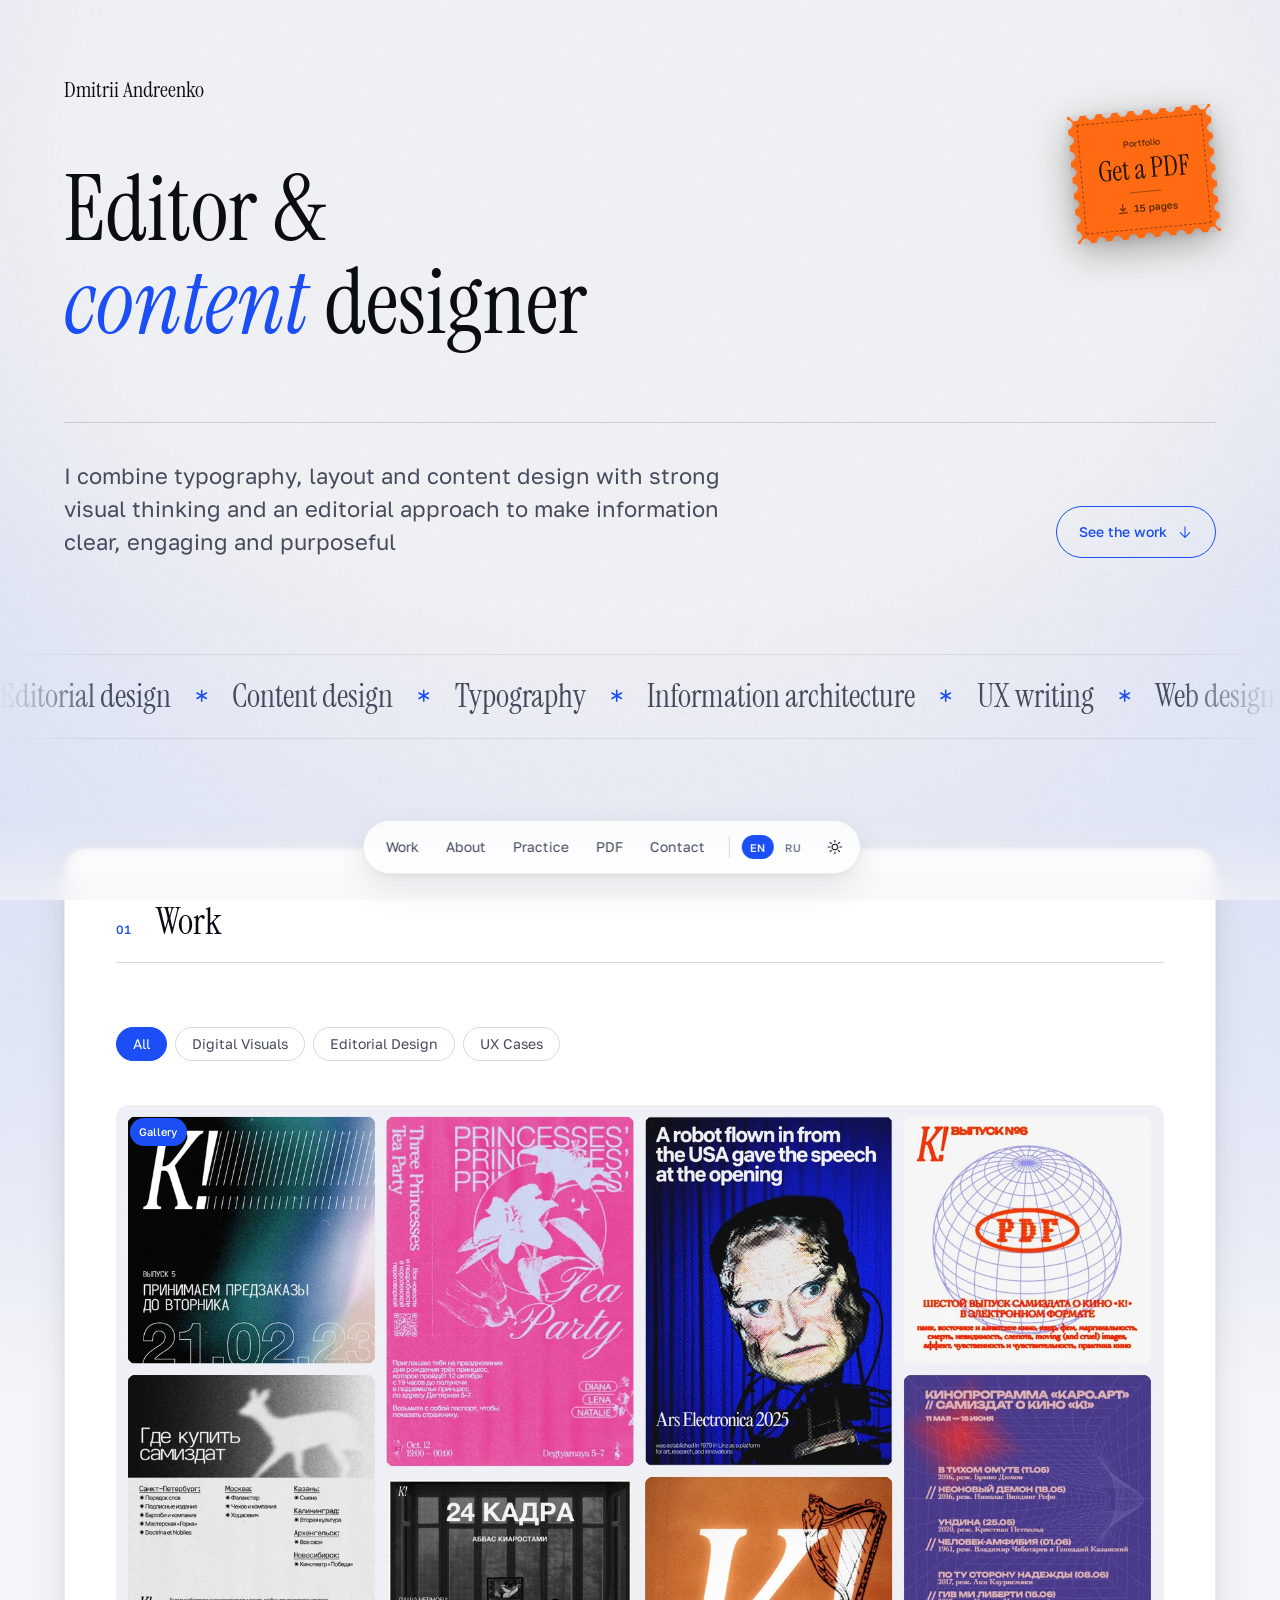
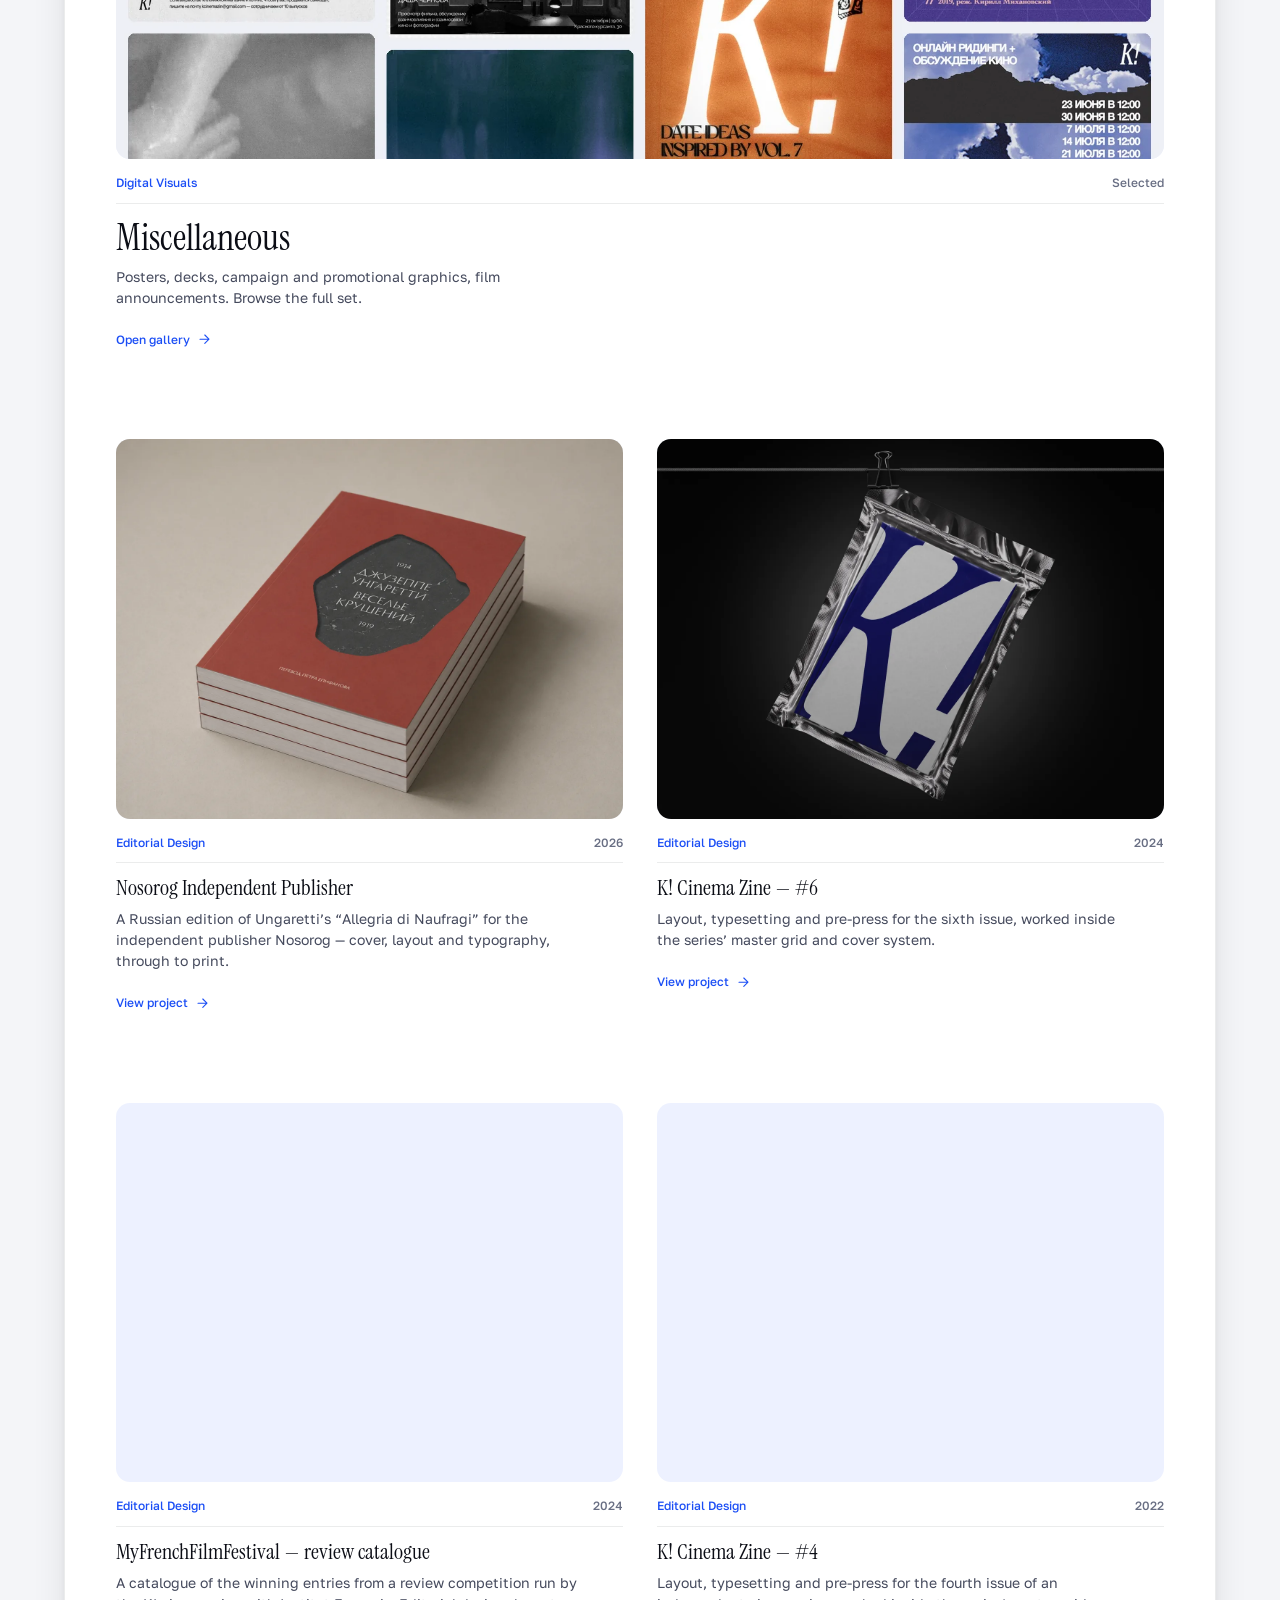
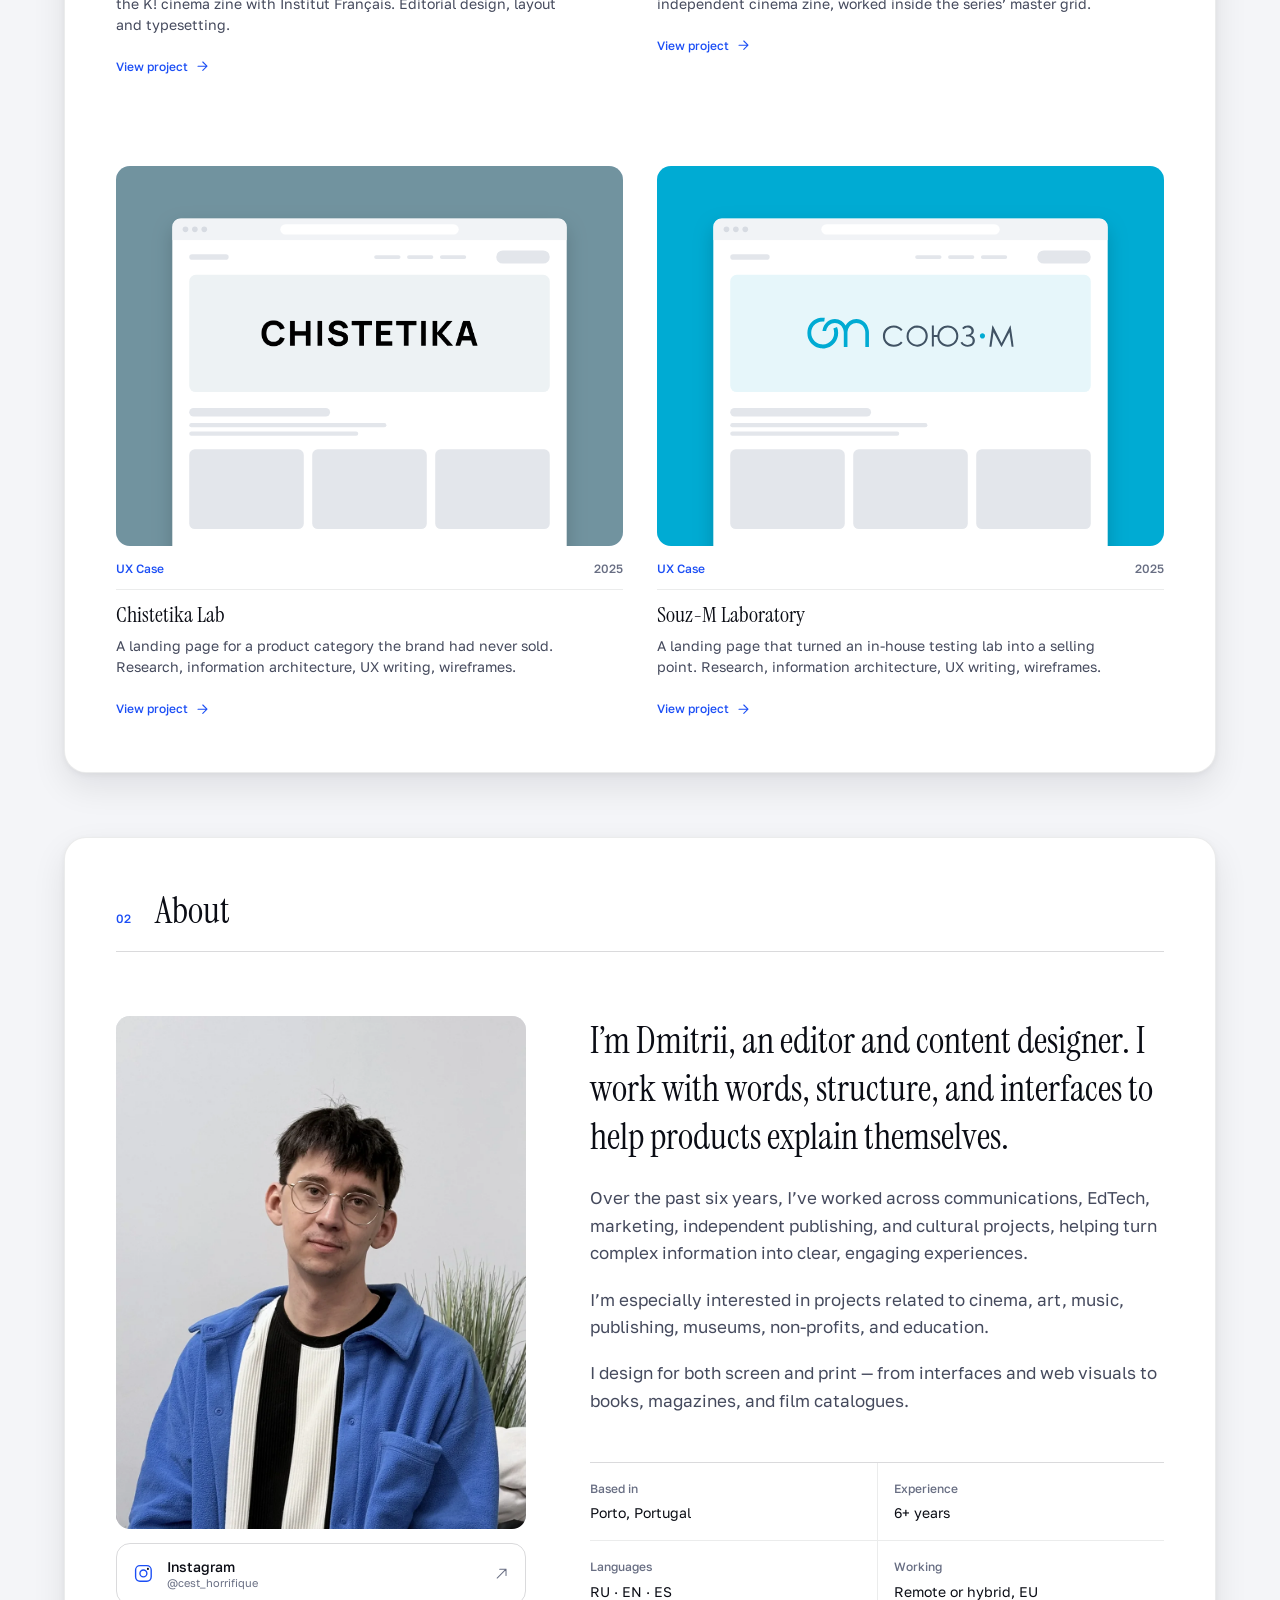
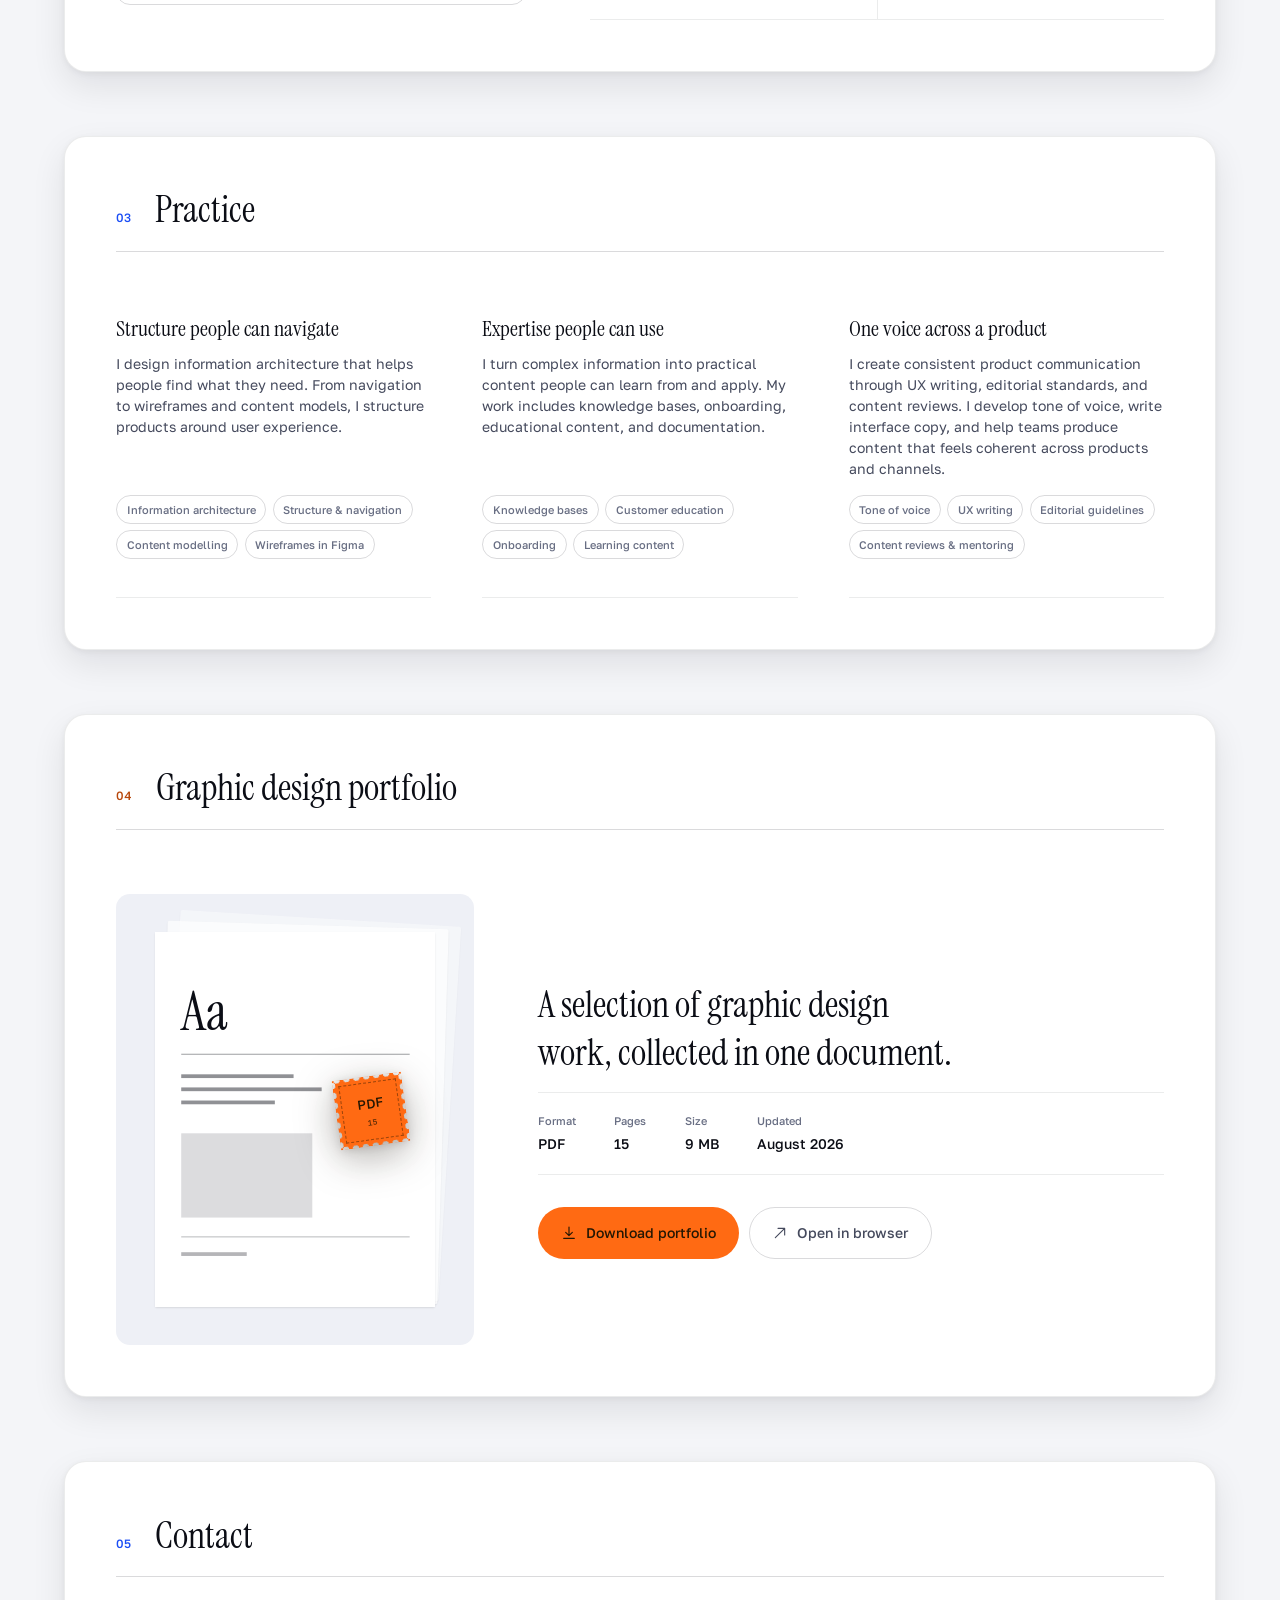
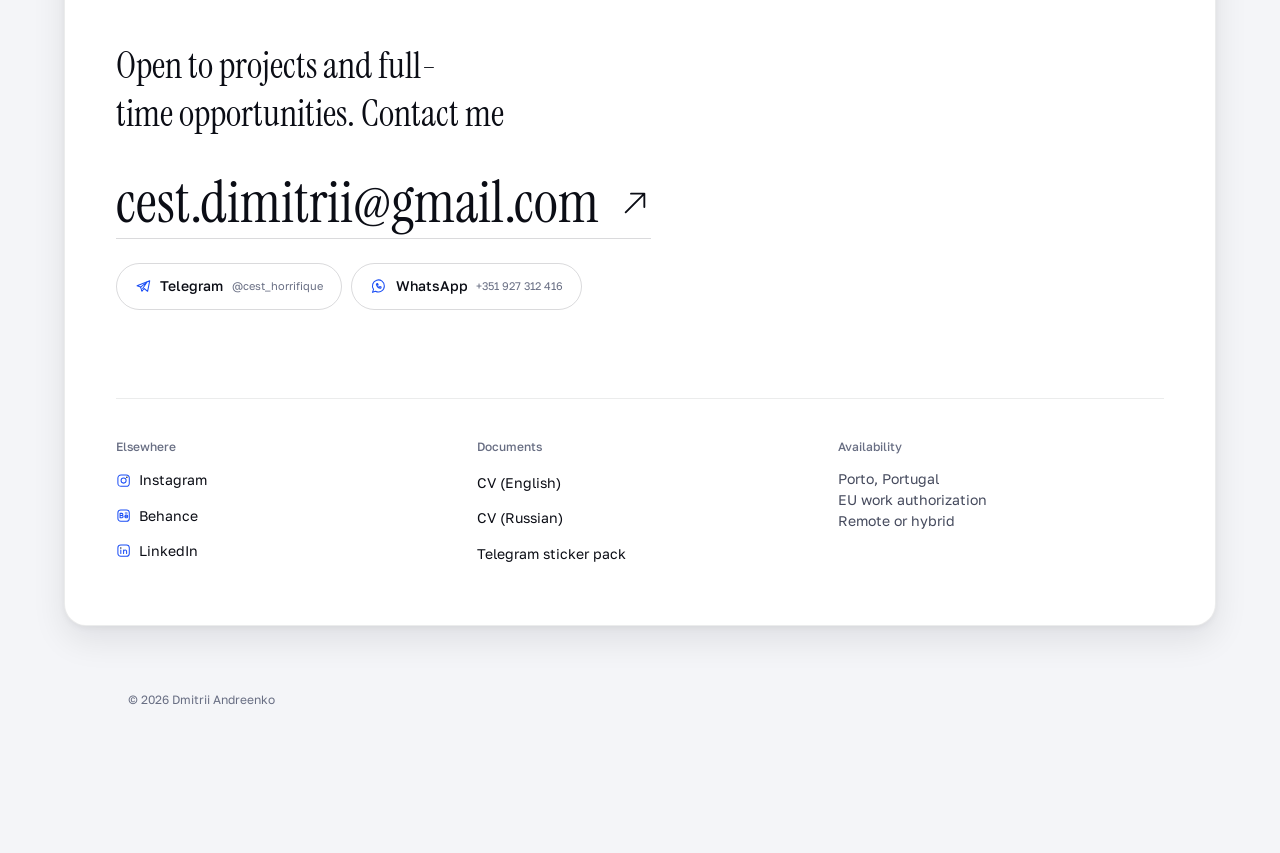
<file: index.html>
<!DOCTYPE html>
<html lang="en" data-theme="light">
<head>
<meta charset="UTF-8">
<meta name="viewport" content="width=device-width, initial-scale=1.0">
<title>Dmitrii Andreenko — Editor &amp; Content Designer</title>
<meta name="description" data-i18n="meta.desc" content="Dmitrii Andreenko is an editor and content designer based in Porto, Portugal. Editorial design, digital visuals and web design, informed by information architecture and product thinking.">
<meta name="author" content="Dmitrii Andreenko">

<meta property="og:type" content="website">
<meta property="og:title" content="Dmitrii Andreenko — Editor &amp; Content Designer">
<meta property="og:description" content="Editorial approach to design. Typography, layout and content design for clear, purposeful communication.">
<meta name="theme-color" content="#F4F5F8">

<link rel="preconnect" href="https://fonts.googleapis.com">
<link rel="preconnect" href="https://fonts.gstatic.com" crossorigin>
<link href="https://fonts.googleapis.com/css2?family=Instrument+Serif:ital@0;1&family=Golos+Text:wght@400;500;600&family=Playfair+Display:ital@0;1&display=swap" rel="stylesheet">
<link rel="stylesheet" href="styles.css">
<link rel="icon" href="favicon.svg" type="image/svg+xml">
<link rel="mask-icon" href="favicon.svg" color="#1B4EF5">
</head>
<body>

<div class="field" aria-hidden="true"></div>

<div class="veil" aria-hidden="true"><i></i><i></i><i></i><i></i></div>


<a class="skip-link" href="#main" data-i18n="a11y.skip">Skip to content</a>


<main id="main">

<!-- ─────────────────────────  HERO  ───────────────────────── -->
<section class="hero" id="top">
  <div class="wrap">
    <p class="masthead reveal">
      <a href="#top" data-i18n="brand.name">Dmitrii Andreenko</a>
    </p>

    <h1 class="hero__title">
      <span class="line reveal" style="--d:.05s" data-i18n-html="hero.l1">Editor &amp;</span>
      <span class="line reveal" style="--d:.12s" data-i18n-html="hero.l2"><em>content</em> designer</span>
    </h1>

    <a class="stamp reveal" style="--d:.42s" href="#portfolio">
      <span class="stamp__paper">
        <span class="stamp__eyebrow" data-i18n="stamp.eyebrow">Portfolio</span>
        <span class="stamp__main" data-i18n="stamp.main">Get a PDF</span>
        <span class="stamp__rule" aria-hidden="true"></span>
        <span class="stamp__sub">
          <svg viewBox="0 0 24 24" aria-hidden="true"><path d="M12 3v12M7 11l5 5 5-5M4 20h16"/></svg>
          <span data-i18n="stamp.sub">15 pages</span>
        </span>
      </span>
    </a>

    <div class="hero__foot">
      <p class="hero__lede reveal" style="--d:.28s" data-i18n="hero.lede">I combine typography, layout and content design with strong visual thinking and an editorial approach to make information clear, engaging and purposeful</p>
      <a class="hero__cta reveal" style="--d:.34s" href="#work">
        <span data-i18n="hero.cta">See the work</span>
        <svg viewBox="0 0 24 24" aria-hidden="true"><path d="M12 4v16M5 13l7 7 7-7"/></svg>
      </a>
    </div>
  </div>

  <div class="ticker" aria-hidden="true">
    <div class="ticker__track">
      <span data-i18n="tick.1">Editorial design</span><svg class="ticker__sep" viewBox="0 0 12 12" aria-hidden="true"><path d="M6 1.1v9.8M1.76 3.55l8.48 4.9M10.24 3.55l-8.48 4.9"/></svg>
      <span data-i18n="tick.2">Content design</span><svg class="ticker__sep" viewBox="0 0 12 12" aria-hidden="true"><path d="M6 1.1v9.8M1.76 3.55l8.48 4.9M10.24 3.55l-8.48 4.9"/></svg>
      <span data-i18n="tick.3">Typography</span><svg class="ticker__sep" viewBox="0 0 12 12" aria-hidden="true"><path d="M6 1.1v9.8M1.76 3.55l8.48 4.9M10.24 3.55l-8.48 4.9"/></svg>
      <span data-i18n="tick.4">Information architecture</span><svg class="ticker__sep" viewBox="0 0 12 12" aria-hidden="true"><path d="M6 1.1v9.8M1.76 3.55l8.48 4.9M10.24 3.55l-8.48 4.9"/></svg>
      <span data-i18n="tick.5">UX writing</span><svg class="ticker__sep" viewBox="0 0 12 12" aria-hidden="true"><path d="M6 1.1v9.8M1.76 3.55l8.48 4.9M10.24 3.55l-8.48 4.9"/></svg>
      <span data-i18n="tick.6">Web design</span><svg class="ticker__sep" viewBox="0 0 12 12" aria-hidden="true"><path d="M6 1.1v9.8M1.76 3.55l8.48 4.9M10.24 3.55l-8.48 4.9"/></svg>
      <span data-i18n="tick.1">Editorial design</span><svg class="ticker__sep" viewBox="0 0 12 12" aria-hidden="true"><path d="M6 1.1v9.8M1.76 3.55l8.48 4.9M10.24 3.55l-8.48 4.9"/></svg>
      <span data-i18n="tick.2">Content design</span><svg class="ticker__sep" viewBox="0 0 12 12" aria-hidden="true"><path d="M6 1.1v9.8M1.76 3.55l8.48 4.9M10.24 3.55l-8.48 4.9"/></svg>
      <span data-i18n="tick.3">Typography</span><svg class="ticker__sep" viewBox="0 0 12 12" aria-hidden="true"><path d="M6 1.1v9.8M1.76 3.55l8.48 4.9M10.24 3.55l-8.48 4.9"/></svg>
      <span data-i18n="tick.4">Information architecture</span><svg class="ticker__sep" viewBox="0 0 12 12" aria-hidden="true"><path d="M6 1.1v9.8M1.76 3.55l8.48 4.9M10.24 3.55l-8.48 4.9"/></svg>
      <span data-i18n="tick.5">UX writing</span><svg class="ticker__sep" viewBox="0 0 12 12" aria-hidden="true"><path d="M6 1.1v9.8M1.76 3.55l8.48 4.9M10.24 3.55l-8.48 4.9"/></svg>
      <span data-i18n="tick.6">Web design</span><svg class="ticker__sep" viewBox="0 0 12 12" aria-hidden="true"><path d="M6 1.1v9.8M1.76 3.55l8.48 4.9M10.24 3.55l-8.48 4.9"/></svg>
    </div>
  </div>
</section>

<!-- ─────────────────────────  WORK  ───────────────────────── -->
<section class="section" id="work">
  <div class="wrap panel">
    <div class="section-head reveal">
      <span class="section-num">01</span>
      <h2 class="section-title" data-i18n="work.title">Work</h2>
    </div>

    <div class="filters reveal" role="group" aria-label="Filter projects">
      <button class="filter is-active" data-filter="all" type="button" aria-pressed="true" data-i18n="filter.all">All</button>
      <button class="filter" data-filter="visuals" type="button" aria-pressed="false" data-i18n="filter.visuals">Digital Visuals</button>
      <button class="filter" data-filter="print" type="button" aria-pressed="false" data-i18n="filter.print">Editorial Design</button>
      <button class="filter" data-filter="ux" type="button" aria-pressed="false" data-i18n="filter.ux">UX Cases</button>
    </div>

    <ul class="work-grid" id="work-grid">
      <!-- 1 · Miscellaneous gallery -->
      <li class="card card--wide card--gallery reveal" data-cat="visuals">
        <a href="gallery.html" class="card__link">
          <div class="card__visual">
            <picture>
              <source srcset="images/covers/visuals.webp" type="image/webp">
              <img src="images/covers/visuals.jpg" alt="" loading="lazy" decoding="async" width="1600" height="1000">
            </picture>
            <span class="card__badge" data-i18n="card.gallery">Gallery</span>
          </div>
          <div class="card__body">
            <div class="card__meta"><span data-i18n="cat.visuals">Digital Visuals</span><span data-i18n="p4.year">Selected</span></div>
            <h3 class="card__title" data-i18n="p4.title">Miscellaneous</h3>
            <p class="card__desc" data-i18n="p4.desc">Posters, decks, campaign and promotional graphics, film announcements. Browse the full set.</p>
            <span class="card__more"><span data-i18n="card.open">Open gallery</span><svg viewBox="0 0 24 24" aria-hidden="true"><path d="M5 12h14M13 5l7 7-7 7"/></svg></span>
          </div>
        </a>
      </li>

      <!-- 2 · Book -->
      <li class="card reveal" data-cat="print">
        <a href="#" class="card__link" data-project="nosorog">
          <div class="card__visual">
            <picture>
              <source srcset="images/covers/nosorog.webp" type="image/webp">
              <img src="images/covers/nosorog.jpg" alt="" loading="lazy" decoding="async" width="1400" height="1054">
            </picture>
          </div>
          <div class="card__body">
            <div class="card__meta"><span data-i18n="cat.print">Editorial Design</span><span data-i18n="p1.year">2026</span></div>
            <h3 class="card__title" data-i18n="p1.title">Nosorog Independent Publisher</h3>
            <p class="card__desc" data-i18n="p1.desc">A Russian edition of Ungaretti’s “Allegria di Naufragi” for the independent publisher Nosorog — cover, layout and typography, through to print.</p>
            <span class="card__more"><span data-i18n="card.more">View project</span><svg viewBox="0 0 24 24" aria-hidden="true"><path d="M5 12h14M13 5l7 7-7 7"/></svg></span>
          </div>
        </a>
      </li>

      <!-- 3 · Zine -->
      <li class="card reveal" data-cat="print">
        <a href="#" class="card__link" data-project="kzine6">
          <div class="card__visual">
            <picture>
              <source srcset="images/covers/kzine6.webp" type="image/webp">
              <img src="images/covers/kzine6.jpg" alt="" loading="lazy" decoding="async" width="1400" height="1054">
            </picture>
          </div>
          <div class="card__body">
            <div class="card__meta"><span data-i18n="cat.print">Editorial Design</span><span data-i18n="p3.year">2024</span></div>
            <h3 class="card__title" data-i18n="p3.title">K! Cinema Zine — #6</h3>
            <p class="card__desc" data-i18n="p3.desc">Layout, typesetting and pre-press for the sixth issue, worked inside the series’ master grid and cover system.</p>
            <span class="card__more"><span data-i18n="card.more">View project</span><svg viewBox="0 0 24 24" aria-hidden="true"><path d="M5 12h14M13 5l7 7-7 7"/></svg></span>
          </div>
        </a>
      </li>

      <!-- 4 · Festival catalogue -->
      <li class="card reveal" data-cat="print">
        <a href="#" class="card__link" data-project="mfff">
          <div class="card__visual">
            <picture>
              <source srcset="images/covers/mfff.webp" type="image/webp">
              <img src="images/covers/mfff.jpg" alt="" loading="lazy" decoding="async" width="1200" height="900">
            </picture>
          </div>
          <div class="card__body">
            <div class="card__meta"><span data-i18n="cat.print">Editorial Design</span><span data-i18n="p7.year">2024</span></div>
            <h3 class="card__title" data-i18n="p7.title">MyFrenchFilmFestival — review catalogue</h3>
            <p class="card__desc" data-i18n="p7.desc">A catalogue of the winning entries from a review competition run by the K! cinema zine with Institut Français. Editorial design, layout and typesetting.</p>
            <span class="card__more"><span data-i18n="card.more">View project</span><svg viewBox="0 0 24 24" aria-hidden="true"><path d="M5 12h14M13 5l7 7-7 7"/></svg></span>
          </div>
        </a>
      </li>

      <!-- 5 · Zine -->
      <li class="card reveal" data-cat="print">
        <a href="#" class="card__link" data-project="kzine4">
          <div class="card__visual">
            <picture>
              <source srcset="images/covers/kzine4.webp" type="image/webp">
              <img src="images/covers/kzine4.jpg" alt="" loading="lazy" decoding="async" width="1400" height="1054">
            </picture>
          </div>
          <div class="card__body">
            <div class="card__meta"><span data-i18n="cat.print">Editorial Design</span><span data-i18n="p2.year">2022</span></div>
            <h3 class="card__title" data-i18n="p2.title">K! Cinema Zine — #4</h3>
            <p class="card__desc" data-i18n="p2.desc">Layout, typesetting and pre-press for the fourth issue of an independent cinema zine, worked inside the series’ master grid.</p>
            <span class="card__more"><span data-i18n="card.more">View project</span><svg viewBox="0 0 24 24" aria-hidden="true"><path d="M5 12h14M13 5l7 7-7 7"/></svg></span>
          </div>
        </a>
      </li>

      <!-- 6 · UX case -->
      <li class="card reveal" data-cat="ux">
        <a href="case-chistetika.html" class="card__link">
          <div class="card__visual">
            <picture>
              <img src="images/covers/chistetika.svg" alt="" loading="lazy" decoding="async" width="1080" height="810">
            </picture>
          </div>
          <div class="card__body">
            <div class="card__meta"><span data-i18n="cat.ux">UX Case</span><span data-i18n="p5.year">2025</span></div>
            <h3 class="card__title" data-i18n="p5.title">Chistetika Lab</h3>
            <p class="card__desc" data-i18n="p5.desc">A landing page for a product category the brand had never sold. Research, information architecture, UX writing, wireframes.</p>
            <span class="card__more"><span data-i18n="card.more">View project</span><svg viewBox="0 0 24 24" aria-hidden="true"><path d="M5 12h14M13 5l7 7-7 7"/></svg></span>
          </div>
        </a>
      </li>

      <!-- 7 · UX case -->
      <li class="card reveal" data-cat="ux">
        <a href="case-souzm.html" class="card__link">
          <div class="card__visual">
            <picture>
              <img src="images/covers/souzm.svg" alt="" loading="lazy" decoding="async" width="1080" height="810">
            </picture>
          </div>
          <div class="card__body">
            <div class="card__meta"><span data-i18n="cat.ux">UX Case</span><span data-i18n="p6.year">2025</span></div>
            <h3 class="card__title" data-i18n="p6.title">Souz-M Laboratory</h3>
            <p class="card__desc" data-i18n="p6.desc">A landing page that turned an in-house testing lab into a selling point. Research, information architecture, UX writing, wireframes.</p>
            <span class="card__more"><span data-i18n="card.more">View project</span><svg viewBox="0 0 24 24" aria-hidden="true"><path d="M5 12h14M13 5l7 7-7 7"/></svg></span>
          </div>
        </a>
      </li>

    </ul>
    <p class="grid-empty" id="grid-empty" hidden data-i18n="work.empty">No projects in this category yet.</p>
  </div>
</section>

<!-- ─────────────────────────  ABOUT  ───────────────────────── -->


<section class="section section--rule" id="about">
  <div class="wrap panel">
    <div class="section-head reveal">
      <span class="section-num">02</span>
      <h2 class="section-title" data-i18n="about.title">About</h2>
    </div>

    <div class="about">
      <div class="about__aside reveal">
        <div class="portrait">
          <svg class="portrait__ph" viewBox="0 0 400 500" preserveAspectRatio="xMidYMid slice" aria-hidden="true">
            <rect width="400" height="500" fill="currentColor" opacity=".06"/>
            <circle cx="200" cy="185" r="78" fill="currentColor" opacity=".2"/>
            <path d="M60 500c0-84 63-152 140-152s140 68 140 152z" fill="currentColor" opacity=".2"/>
          </svg>
          <picture>
            <source srcset="photo.webp" type="image/webp">
            <img class="portrait__img" src="photo.jpg" alt="Dmitrii Andreenko" onerror="this.remove()" width="1000" height="1250">
          </picture>
        </div>

        <a class="ig" href="https://www.instagram.com/cest_horrifique/" target="_blank" rel="noopener">
          <svg class="ig__icon" viewBox="0 0 24 24" aria-hidden="true">
            <rect x="3" y="3" width="18" height="18" rx="5"/>
            <circle cx="12" cy="12" r="4"/>
            <circle cx="17.2" cy="6.8" r="1.2" fill="currentColor" stroke="none"/>
          </svg>
          <span class="ig__text">
            <span class="ig__label" data-i18n="ig.label">Instagram</span>
            <span class="ig__handle" data-i18n="ig.handle">@cest_horrifique</span>
          </span>
          <svg class="ig__arrow" viewBox="0 0 24 24" aria-hidden="true"><path d="M5 19L19 5M9 5h10v10"/></svg>
        </a>
      </div>

      <div class="about__text">
        <p class="lead reveal" data-i18n="about.lead">I’m Dmitrii, an editor and content designer. I work with words, structure, and interfaces to help products explain themselves.</p>
        <p class="reveal" data-i18n="about.p2">Over the past six years, I’ve worked across communications, EdTech, marketing, independent publishing, and cultural projects, helping turn complex information into clear, engaging experiences.</p>
        <p class="reveal" data-i18n="about.p3">I’m especially interested in projects related to cinema, art, music, publishing, museums, non-profits, and education.</p>
        <p class="reveal" data-i18n="about.p4">I design for both screen and print — from interfaces and web visuals to books, magazines, and film catalogues.</p>

        <dl class="facts reveal">
          <div class="fact"><dt data-i18n="fact.city">Based in</dt><dd data-i18n="fact.city.v">Porto, Portugal</dd></div>
          <div class="fact"><dt data-i18n="fact.exp">Experience</dt><dd data-i18n="fact.exp.v">6+ years</dd></div>
          <div class="fact"><dt data-i18n="fact.lang">Languages</dt><dd data-i18n="fact.lang.v">RU · EN · ES</dd></div>
          <div class="fact"><dt data-i18n="fact.mode">Working</dt><dd data-i18n="fact.mode.v">Remote or hybrid, EU</dd></div>
        </dl>
      </div>
    </div>
  </div>
</section>

<!-- ─────────────────────────  PRACTICE  ───────────────────────── -->


<section class="section section--rule" id="practice">
  <div class="wrap panel">
    <div class="section-head reveal">
      <span class="section-num">03</span>
      <h2 class="section-title" data-i18n="practice.title">Practice</h2>
    </div>

    <ol class="practice">
      <li class="practice__item reveal">
        <h3 data-i18n="pr1.title">Structure people can navigate</h3>
        <p data-i18n="pr1.desc">I design information architecture that helps people find what they need. From navigation to wireframes and content models, I structure products around user experience.</p>
        <ul class="tags">
          <li data-i18n="pr1.t1">Information architecture</li><li data-i18n="pr1.t2">Structure &amp; navigation</li>
          <li data-i18n="pr1.t3">Content modelling</li><li data-i18n="pr1.t4">Wireframes in Figma</li>
        </ul>
      </li>
      <li class="practice__item reveal">
        <h3 data-i18n="pr2.title">Expertise people can use</h3>
        <p data-i18n="pr2.desc">I turn complex information into practical content people can learn from and apply. My work includes knowledge bases, onboarding, educational content, and documentation.</p>
        <ul class="tags">
          <li data-i18n="pr2.t1">Knowledge bases</li><li data-i18n="pr2.t2">Customer education</li>
          <li data-i18n="pr2.t3">Onboarding</li><li data-i18n="pr2.t4">Learning content</li>
        </ul>
      </li>
      <li class="practice__item reveal">
        <h3 data-i18n="pr3.title">One voice across a product</h3>
        <p data-i18n="pr3.desc">I create consistent product communication through UX writing, editorial standards, and content reviews. I develop tone of voice, write interface copy, and help teams produce content that feels coherent across products and channels.</p>
        <ul class="tags">
          <li data-i18n="pr3.t1">Tone of voice</li><li data-i18n="pr3.t2">UX writing</li>
          <li data-i18n="pr3.t3">Editorial guidelines</li><li data-i18n="pr3.t4">Content reviews &amp; mentoring</li>
        </ul>
      </li>
    </ol>
  </div>
</section>

<!-- ─────────────────────────  PDF PORTFOLIO  ───────────────────────── -->


<section class="section section--rule" id="portfolio">
  <div class="wrap panel">
    <div class="section-head reveal">
      <span class="section-num">04</span>
      <h2 class="section-title" data-i18n="pdf.title">Graphic design portfolio</h2>
    </div>

    <div class="pdf reveal">
      <div class="pdf__preview" aria-hidden="true">
        <div class="pdf__sheet pdf__sheet--3"></div>
        <div class="pdf__sheet pdf__sheet--2"></div>
        <div class="pdf__sheet pdf__sheet--1">
          <svg viewBox="0 0 300 400" preserveAspectRatio="xMidYMid meet">
            <rect width="300" height="400" class="pdf-page"/>
            <text x="28" y="105" font-size="58" font-family="Instrument Serif, Georgia, serif" class="pdf-ink">Aa</text>
            <rect x="28" y="130" width="244" height="1.2" class="pdf-ink" opacity=".35"/>
            <rect x="28" y="152" width="120" height="4" class="pdf-ink" opacity=".45"/>
            <rect x="28" y="166" width="150" height="4" class="pdf-ink" opacity=".45"/>
            <rect x="28" y="180" width="100" height="4" class="pdf-ink" opacity=".45"/>
            <rect x="28" y="215" width="140" height="90" class="pdf-ink" opacity=".14"/>
            <rect x="28" y="325" width="244" height="1.2" class="pdf-ink" opacity=".25"/>
            <rect x="28" y="342" width="70" height="4" class="pdf-ink" opacity=".3"/>
          </svg>
          <span class="pdf__stamp">
            <span class="pdf__stamp-paper">
              <span class="pdf__stamp-main">PDF</span>
              <span class="pdf__stamp-sub" data-i18n="pdf.spec.pages.v">15</span>
            </span>
          </span>
        </div>
      </div>

      <div class="pdf__body">
        <p class="pdf__lede" data-i18n="pdf.lede">
          A selection of graphic design work, collected in one document.
        </p>

        <dl class="pdf__specs">
          <div><dt data-i18n="pdf.spec.format">Format</dt><dd>PDF</dd></div>
          <div><dt data-i18n="pdf.spec.pages">Pages</dt><dd data-i18n="pdf.spec.pages.v">15</dd></div>
          <div><dt data-i18n="pdf.spec.size">Size</dt><dd data-i18n="pdf.spec.size.v">9 MB</dd></div>
          <div><dt data-i18n="pdf.spec.updated">Updated</dt><dd data-i18n="pdf.spec.updated.v">August 2026</dd></div>
        </dl>

        <div class="pdf__actions">
          <a class="btn btn--solid" href="portfolio.pdf" download="Dmitrii-Andreenko-Portfolio.pdf">
            <svg viewBox="0 0 24 24" aria-hidden="true"><path d="M12 3v12M7 11l5 5 5-5M4 20h16"/></svg>
            <span data-i18n="pdf.download">Download portfolio</span>
          </a>
          <a class="btn btn--ghost" href="portfolio.pdf" target="_blank" rel="noopener">
            <svg viewBox="0 0 24 24" aria-hidden="true"><path d="M5 19L19 5M9 5h10v10"/></svg>
            <span data-i18n="pdf.open">Open in browser</span>
          </a>
        </div>
      </div>
    </div>
  </div>
</section>

<!-- ─────────────────────────  CONTACT  ───────────────────────── -->


<section class="section section--contact" id="contact">
  <div class="wrap panel">
    <div class="section-head reveal">
      <span class="section-num">05</span>
      <h2 class="section-title" data-i18n="contact.title">Contact</h2>
    </div>

    <p class="contact-line reveal" data-i18n="contact.line">Open to projects and full-time opportunities. Contact me</p>

    <a class="mailto reveal" href="mailto:cest.dimitrii@gmail.com">
      <span class="mailto__text">cest.dimitrii@gmail.com</span>
      <svg viewBox="0 0 24 24" aria-hidden="true"><path d="M5 19L19 5M9 5h10v10"/></svg>
    </a>

    <ul class="reach reveal">
      <li><a href="https://t.me/cest_horrifique" target="_blank" rel="noopener">
        <svg viewBox="0 0 24 24" aria-hidden="true"><path d="M21 4L3 11l5 2 2 6 3-4 5 4z"/><path d="M8 13l9-7-6 9"/></svg>
        <span class="reach__name">Telegram</span>
        <span class="reach__val">@cest_horrifique</span>
      </a></li>
      <li><a href="https://wa.me/351927312416" target="_blank" rel="noopener">
        <svg viewBox="0 0 24 24" aria-hidden="true"><path d="M20.5 11.5a8.5 8.5 0 0 1-12.6 7.4L3.5 20.5l1.6-4.3A8.5 8.5 0 1 1 20.5 11.5z"/><path d="M9 9.2c.3 1 .8 1.9 1.5 2.6.7.7 1.6 1.2 2.6 1.5l.9-1.1 1.9.8-.4 1.5a5.6 5.6 0 0 1-4.5-1.6 5.6 5.6 0 0 1-1.6-4.5l1.5-.4.8 1.9z"/></svg>
        <span class="reach__name">WhatsApp</span>
        <span class="reach__val">+351 927 312 416</span>
      </a></li>
    </ul>

    <div class="contact-grid">
      <div class="contact-block reveal">
        <h3 data-i18n="contact.social">Elsewhere</h3>
        <ul class="links">
          <li><a class="link--icon" href="https://www.instagram.com/cest_horrifique/" target="_blank" rel="noopener">
            <svg viewBox="0 0 24 24" aria-hidden="true"><rect x="3" y="3" width="18" height="18" rx="5"/><circle cx="12" cy="12" r="4"/><circle cx="17.2" cy="6.8" r="1.2" fill="currentColor" stroke="none"/></svg>
            Instagram</a></li>
          <li><a class="link--icon" href="https://www.behance.net/diidentikit" target="_blank" rel="noopener">
            <svg viewBox="0 0 24 24" aria-hidden="true"><rect x="3" y="3" width="18" height="18" rx="4.5"/><path d="M6.4 8.5h2.8a1.65 1.65 0 0 1 0 3.3H6.4zM6.4 11.8h3.1a1.75 1.75 0 0 1 0 3.5H6.4z"/><path d="M18.2 14.5a2.25 2.25 0 1 1 .35-1.45H13.9"/><path d="M14.6 8h3"/></svg>
            Behance</a></li>
          <li><a class="link--icon" href="https://www.linkedin.com/in/dmitrii-andreenko-b3344a3b6/" target="_blank" rel="noopener">
            <svg viewBox="0 0 24 24" aria-hidden="true"><rect x="3" y="3" width="18" height="18" rx="4.5"/><path d="M7.6 11v5.4"/><circle cx="7.6" cy="7.9" r="1.05" fill="currentColor" stroke="none"/><path d="M12 16.4V11m0 2.6a2.4 2.4 0 0 1 4.8 0v2.8"/></svg>
            LinkedIn</a></li>
        </ul>
      </div>
      <div class="contact-block reveal">
        <h3 data-i18n="contact.docs">Documents</h3>
        <ul class="links">
          <li><a href="cv-en.pdf" download="Dmitrii-Andreenko-CV-EN.pdf" data-i18n="contact.cv.en">CV (English)</a></li>
          <li><a href="cv-ru.pdf" download="Dmitrii-Andreenko-CV-RU.pdf" data-i18n="contact.cv.ru">CV (Russian)</a></li>
          <li><a href="https://t.me/addstickers/Holy_moly19" target="_blank" rel="noopener" data-i18n="contact.deck">Telegram sticker pack</a></li>
        </ul>
      </div>
      <div class="contact-block reveal">
        <h3 data-i18n="contact.studio">Availability</h3>
        <p class="addr" data-i18n-html="contact.addr">Porto, Portugal<br>EU work authorization<br>Remote or hybrid</p>
      </div>
    </div>
  </div>
</section>

</main>

<footer class="site-footer">
  <div class="wrap footer-inner">
    <p>&copy; <span id="year">2026</span> <span data-i18n="brand.name">Dmitrii Andreenko</span></p>
  </div>
</footer>

<!-- ─────────────────────────  LIGHTBOX  ───────────────────────── -->
<div class="lb" id="lightbox" role="dialog" aria-modal="true" aria-labelledby="lb-title" hidden>
  <div class="lb__backdrop" data-lb-close></div>

  <div class="lb__panel" role="document">
    <button class="lb__close" type="button" data-lb-close aria-label="Close">
      <svg viewBox="0 0 24 24" aria-hidden="true"><path d="M6 6l12 12M18 6L6 18"/></svg>
    </button>

    <div class="lb__stage">
      <div class="lb__frame" id="lb-frame"></div>

      <button class="lb__nav lb__nav--prev" type="button" id="lb-prev" aria-label="Previous image">
        <svg viewBox="0 0 24 24" aria-hidden="true"><path d="M15 5l-7 7 7 7"/></svg>
      </button>
      <button class="lb__nav lb__nav--next" type="button" id="lb-next" aria-label="Next image">
        <svg viewBox="0 0 24 24" aria-hidden="true"><path d="M9 5l7 7-7 7"/></svg>
      </button>

      <p class="lb__counter"><span id="lb-index">1</span>&thinsp;/&thinsp;<span id="lb-total">3</span></p>
    </div>

    <p class="lb__caption" id="lb-caption"></p>

    <ul class="lb__thumbs" id="lb-thumbs"></ul>

    <div class="lb__info">
      <div class="lb__text">
        <p class="lb__meta" id="lb-meta"></p>
        <h2 class="lb__title" id="lb-title"></h2>
        <p class="lb__desc" id="lb-desc"></p>
      </div>
      <dl class="lb__credits" id="lb-credits"></dl>
    </div>
  </div>
</div>

<!-- ─────────────────────────  DOCK  ───────────────────────── -->
<div class="dock-zone">
  <nav class="dock" aria-label="Primary">
    <div class="dock__rail" aria-hidden="true">
      <div class="dock__progress" id="scroll-progress"></div>
    </div>

    <button class="dock__burger" type="button" id="nav-toggle"
            aria-expanded="false" aria-controls="dock-nav"
            data-i18n-aria="nav.menu" aria-label="Menu">
      <span class="dock__burger-i" aria-hidden="true"></span>
    </button>

    <ul class="dock__nav" id="dock-nav">
      <li><a href="#work"      class="dock__link" data-i18n="nav.work">Work</a></li>
      <li><a href="#about"     class="dock__link" data-i18n="nav.about">About</a></li>
      <li><a href="#practice"  class="dock__link" data-i18n="nav.practice">Practice</a></li>
      <li><a href="#portfolio" class="dock__link" data-i18n="nav.pdf">PDF</a></li>
      <li><a href="#contact"   class="dock__link" data-i18n="nav.contact">Contact</a></li>
    </ul>

    <span class="dock__sep" aria-hidden="true"></span>

    <div class="lang" role="group" aria-label="Language / Язык">
      <button class="lang__btn is-active" type="button" data-lang="en" aria-pressed="true">EN</button>
      <button class="lang__btn" type="button" data-lang="ru" aria-pressed="false">RU</button>
    </div>

    <button class="icon-btn" id="theme-toggle" type="button" aria-label="Switch to dark theme" aria-pressed="false">
      <svg class="icon icon--sun" viewBox="0 0 24 24" aria-hidden="true"><circle cx="12" cy="12" r="4.2"/><g><path d="M12 2v2.6M12 19.4V22M22 12h-2.6M4.6 12H2M19.07 4.93l-1.84 1.84M6.77 17.23l-1.84 1.84M19.07 19.07l-1.84-1.84M6.77 6.77L4.93 4.93"/></g></svg>
      <svg class="icon icon--moon" viewBox="0 0 24 24" aria-hidden="true"><path d="M20.5 14.6A8.6 8.6 0 0 1 9.4 3.5a8.6 8.6 0 1 0 11.1 11.1z"/></svg>
    </button>
  </nav>

  <a class="dock-top" href="#top" id="to-top" data-i18n-aria="footer.top" aria-label="Back to top">
    <svg viewBox="0 0 24 24" aria-hidden="true"><path d="M12 20V5M5 12l7-7 7 7"/></svg>
  </a>
</div>

<script src="i18n.js"></script>
<script src="projects.js"></script>
<script src="main.js"></script>
</body>
</html>
</file>
<file: styles.css>
/* ============================================================
   Dmitrii Andreenko — portfolio
   Editorial / typographic system · EN / RU
   ------------------------------------------------------------
   1. Tokens     4. Header    7. About      10. Contact
   2. Base       5. Hero      8. Practice   11. Footer
   3. Layout     6. Work      9. PDF        12. Responsive
   ============================================================ */

/* ── 1. TOKENS ───────────────────────────────────────────── */
:root{
  /* palette — light.
     --paper is the acid field the cards float on; --card is the
     surface content actually sits on. Ink is warm-shifted to sit
     with the lime rather than fight it.                        */
  --paper:      #f4f5f8;              /* the field panels sit on */
  --card:       #ffffff;              /* panel surface */
  --paper-2:    #eef0f6;              /* inset surfaces on a panel */
  --ink:        #0b0d15;
  --ink-2:      #454a5d;
  --ink-3:      #686e83;
  --rule:       rgba(11,13,21,.15);
  --rule-soft:  rgba(11,13,21,.08);
  --accent:     #1b4ef5;
  --accent-2:   #1b4ef5;              /* accent for large fills */
  --accent-ink: #ffffff;
  --accent-wash: rgba(27,78,245,.08);
  --stamp:      #ff6a13;
  --stamp-ink:  #241703;
  /* The stamp orange is 2.87:1 — a fill colour, never a text colour.
     --warm-ink is the same hue darkened until it passes AA (4.85 on
     paper), for anywhere orange has to be read rather than seen.   */
  --warm-ink:   #b8480c;
  --warm-wash:  rgba(255,106,19,.07);
  /* atmospheric field behind the hero */
  --field-tint:  rgba(27,78,245,.17);
  --field-deep:  rgba(27,78,245,.24);
  --grain-op:    .16;
  /* lifted off the page vs pressed into it — same number of
     drop-shadow() functions in both so the filter interpolates */
  --stamp-lift:  drop-shadow(0 10px 20px rgba(24,14,0,.30)) drop-shadow(0 2px 5px rgba(24,14,0,.18));
  --stamp-press: drop-shadow(0 1px 2px rgba(24,14,0,.22))   drop-shadow(0 0 1px rgba(24,14,0,.10));
  /* white on light grey is a small value step, so the panel edge is
     carried by a hairline border and the shadow supplies the lift */
  --card-shadow: 0 14px 34px rgba(11,13,21,.09), 0 2px 6px rgba(11,13,21,.05);

  /* type — three families only. Instrument Serif sets English display
     type, Playfair Display sets Russian (Instrument has no Cyrillic),
     Golos Text does everything else, including the small labels and
     figures that used to be monospaced. Tracking is left at each
     font's own default: no letter-spacing anywhere on the site.  */
  --serif: "Instrument Serif", "Playfair Display", "Iowan Old Style", Georgia, serif;
  --sans:  "Golos Text", -apple-system, BlinkMacSystemFont, "Segoe UI", sans-serif;

  /* fluid scale */
  --t-2xs:  0.6875rem;               /* the smallest UI label, 11px */
  --t-xs:   0.75rem;
  --t-sm:   0.875rem;
  --t-base: clamp(1rem, 0.96rem + 0.2vw, 1.0625rem);
  --t-lg:   clamp(1.125rem, 1.04rem + 0.42vw, 1.375rem);
  --t-xl:   clamp(1.625rem, 1.35rem + 1.2vw, 2.375rem);
  --t-2xl:  clamp(2.125rem, 1.55rem + 2.6vw, 3.75rem);
  --t-3xl:  clamp(2.5rem, 1.15rem + 5.7vw, 6.5rem);

  /* leading — one value per role, not per component.
     display  big serif titles, one or two lines
     heading  serif section and card titles
     lead     serif paragraphs: ledes, quotes, subtitles
     body     running text at the base size
     compact  running text at 14px and below, and large sans ledes
     ui       one-line labels, chips, buttons                    */
  --lh-display: 1.02;
  --lh-heading: 1.15;
  --lh-lead:    1.3;
  --lh-body:    1.6;
  --lh-compact: 1.5;
  --lh-ui:      1.3;

  /* space */
  /* one radius scale — panels set the outer curve, everything
     nested inside steps down from it so corners stay concentric */
  --radius:     clamp(14px, 2vw, 22px);
  --radius-md:  clamp(9px, 1.3vw, 14px);
  --radius-sm:  6px;

  --gap:   clamp(1.25rem, 0.9rem + 1.6vw, 2.25rem);
  --sect:  clamp(4.5rem, 3rem + 7vw, 9.5rem);
  --wrap:  76rem;

  --ease: cubic-bezier(.2,.7,.25,1);
}

/* Instrument Serif has no Cyrillic, so Russian was falling through to
   Playfair for some strings and staying Instrument for others — two
   serifs in one heading. Russian gets Playfair for all of it.      */
[lang="ru"]{
  --serif: "Playfair Display", "Iowan Old Style", Georgia, serif;
  /* Playfair is taller than Instrument and Cyrillic carries marks
     above the cap height (Й, Ё), so Russian display type gets air */
  --lh-display: 1.1;
  --lh-heading: 1.22;
  --lh-lead:    1.36;
}

[data-theme="dark"]{
  --paper:      #090b12;
  --card:       #141823;
  --paper-2:    #1e2230;
  --ink:        #edeff6;
  --ink-2:      #a5abbf;
  --ink-3:      #868da3;
  --rule:       rgba(237,239,246,.18);
  --rule-soft:  rgba(237,239,246,.09);
  --accent:     #7391ff;
  --accent-2:   #2f5cf7;
  --accent-ink: #070910;
  --accent-wash: rgba(115,145,255,.12);
  --stamp:      #ff8330;
  --stamp-ink:  #241703;
  /* on a dark page the stamp orange is already legible as text */
  --warm-ink:   #ff8330;
  --warm-wash:  rgba(255,131,48,.10);
  /* on a near-black page the tint has to add light, not subtract it,
     so the grain switches from multiply to overlay */
  --field-tint:  rgba(115,145,255,.15);
  --field-deep:  rgba(115,145,255,.22);
  --grain-op:    .13;
  /* a cast shadow reads as nothing on a near-black page, so the
     lift is carried by a warm halo instead */
  --stamp-lift:  drop-shadow(0 0 26px rgba(255,131,48,.45)) drop-shadow(0 10px 18px rgba(0,0,0,.55));
  --stamp-press: drop-shadow(0 0 6px rgba(255,131,48,.18))  drop-shadow(0 1px 3px rgba(0,0,0,.40));
  --card-shadow: 0 18px 40px rgba(0,0,0,.5), 0 3px 10px rgba(0,0,0,.35);
}

/* ── 2. BASE ─────────────────────────────────────────────── */
*,*::before,*::after{ box-sizing:border-box; }

html{
  -webkit-text-size-adjust:100%;
  scroll-behavior:smooth;
  scroll-padding-top:2rem;
  scroll-padding-bottom:6rem;
}

body{
  margin:0;
  padding-bottom:clamp(5rem,9vw,7rem);   /* dock clearance */
  background:var(--paper);
  color:var(--ink);
  font-family:var(--sans);
  font-size:var(--t-base);
  line-height:var(--lh-body);
  font-weight:400;
  -webkit-font-smoothing:antialiased;
  text-rendering:optimizeLegibility;
  overflow-x:hidden;
  transition:background .5s var(--ease), color .5s var(--ease);
}

img,svg{ display:block; max-width:100%; }
/* width/height attributes reserve space while loading; height:auto
   keeps the ratio once the width is constrained */
img{ height:auto; }
ul,ol{ margin:0; padding:0; list-style:none; }
h1,h2,h3,p,dl,dd{ margin:0; }
a{ color:inherit; text-decoration:none; }

::selection{ background:var(--accent-2); color:#fff; }

:focus-visible{
  outline:2px solid var(--accent);
  outline-offset:3px;
  border-radius:2px;
}

.skip-link{
  position:absolute; left:-999px; top:0; z-index:100;
  background:var(--accent-2); color:#fff;
  padding:.75rem 1.25rem; font-size:var(--t-sm);
}
.skip-link:focus{ left:0; }

/* ── ATMOSPHERE ──────────────────────────────────────────
   A blue vignette over the first screen that dissolves into the
   flat page colour further down. Absolutely positioned rather
   than fixed, so it scrolls away with the hero instead of
   following the viewport. z-index:-1 puts it above the body
   background but below all content.                          */
.field{
  position:absolute;
  top:0; left:0; right:0;
  height:min(155vh, 1400px);
  z-index:-1;
  pointer-events:none;
  /* clear in the middle, tinted toward the edges — the vignette */
  background:
    radial-gradient(115% 85% at 50% 12%,
      transparent 0 38%,
      var(--field-tint) 78%,
      var(--field-deep) 100%);
  /* and the whole thing fades out on the way down */
  -webkit-mask-image:linear-gradient(#000 0 42%, transparent 100%);
          mask-image:linear-gradient(#000 0 42%, transparent 100%);
}
/* the gallery has no hero to sit behind, so its field is shallower */
body:has(.section--page) .field{ height:min(85vh, 780px); }
/* Grain. Sits inside .field so it inherits the same fade — a mask
   applies to an element's whole painted subtree, pseudo-elements
   included, so the noise dissolves exactly where the tint does.
   No mix-blend-mode: the mask makes .field a stacking context, so
   the grain would blend against the gradient instead of the page.
   Desaturated noise at low opacity gets the same look and behaves
   identically everywhere.                                       */
.field::after{
  content:"";
  position:absolute; inset:0;
  background-image:url("data:image/svg+xml,%3Csvg xmlns='http://www.w3.org/2000/svg' width='180' height='180'%3E%3Cfilter id='n'%3E%3CfeTurbulence type='fractalNoise' baseFrequency='0.85' numOctaves='4' stitchTiles='stitch'/%3E%3CfeColorMatrix type='saturate' values='0'/%3E%3C/filter%3E%3Crect width='180' height='180' filter='url(%23n)'/%3E%3C/svg%3E");
  background-size:180px 180px;
  opacity:var(--grain-op);
}

/* ── 3. LAYOUT ───────────────────────────────────────────── */
.wrap{
  width:min(100% - clamp(1.5rem,5vw,5rem)*2, var(--wrap));
  margin-inline:auto;
}

.section{ padding-block:clamp(1rem,2.5vw,2rem); }


.section-head{
  display:grid;
  grid-template-columns:auto 1fr auto;
  align-items:baseline;
  gap:clamp(.75rem,2vw,1.5rem);
  padding-bottom:1.25rem;
  margin-bottom:clamp(2.5rem,5vw,4.5rem);
  border-bottom:1px solid var(--rule);
}
.section-num{
  font-family:var(--sans);
  font-size:var(--t-xs);
  color:var(--accent); font-weight:500; font-variant-numeric:tabular-nums; }
.section-title{
  font-family:var(--serif);
  font-size:var(--t-xl);
  font-weight:400;

  line-height:var(--lh-heading);
}

/* Content resolves out of focus rather than sliding up. Nothing moves,
   so there's no step to catch the eye — the page just comes into
   focus at the speed you scroll it.
   The stamp is excluded because it already owns `filter` for its
   drop-shadow, and a second declaration would clobber the lift.   */
.reveal{
  opacity:0;
  transition:opacity .75s var(--ease) var(--d,0s);
  will-change:opacity;
}
.reveal:not(.stamp){
  filter:blur(12px);
  transition:opacity .75s var(--ease) var(--d,0s),
             filter  .75s var(--ease) var(--d,0s);
  will-change:opacity, filter;
}
.reveal.is-in{ opacity:1; }
.reveal:not(.stamp).is-in{ filter:blur(0px); will-change:auto; }

@media (prefers-reduced-motion:reduce){
  html{ scroll-behavior:auto; }
  .reveal, .reveal:not(.stamp){ opacity:1; filter:none; transition:none; }
  .ticker__track{ animation:none !important; }
  *{ animation-duration:.01ms !important; transition-duration:.01ms !important; }
}

/* ── SCROLL VEIL ─────────────────────────────────────────
   A band of graduated glass across the foot of the viewport.
   Everything scrolls up through it, so a line of type resolves
   out of blur instead of arriving already sharp.

   Four stacked backdrop layers rather than one: each blurs more
   than the last and is masked to a shorter band, so the falloff
   reads as depth. A single frosted strip reads as a bar.      */
.veil{
  position:fixed;
  left:0; right:0; bottom:0;
  height:clamp(88px, 13vh, 150px);
  z-index:40;                    /* over the page, under the dock */
  pointer-events:none;
}
.veil i{
  position:absolute; inset:0; display:block;
  -webkit-backdrop-filter:blur(var(--b));
  backdrop-filter:blur(var(--b));
  -webkit-mask-image:linear-gradient(to top,
    #000 0, #000 calc(var(--stop) * .3), transparent var(--stop));
  mask-image:linear-gradient(to top,
    #000 0, #000 calc(var(--stop) * .3), transparent var(--stop));
}
.veil i:nth-child(1){ --b:1px;  --stop:100%; }
.veil i:nth-child(2){ --b:3px;  --stop:72%;  }
.veil i:nth-child(3){ --b:7px;  --stop:46%;  }
.veil i:nth-child(4){ --b:16px; --stop:24%;  }
/* the page colour closing in at the very bottom edge — this is what
   makes it read as glass and not just as soft focus */
.veil::after{
  content:"";
  position:absolute; inset:0;
  background:linear-gradient(to top, var(--paper) 0%, transparent 72%);
  opacity:.6;
}

/* no backdrop-filter, no veil — a plain gradient would just look like
   a smudge over the footer */
@supports not ((backdrop-filter:blur(1px)) or (-webkit-backdrop-filter:blur(1px))){
  .veil{ display:none; }
}
@media (prefers-reduced-transparency:reduce), (prefers-reduced-motion:reduce){
  .veil{ display:none; }
}

/* ── 4. DOCK ─────────────────────────────────────────────── */

/* Floating dock, macOS-style: the only chrome on the page.
   Sits over the lime field, so it needs its own surface.      */
.dock-zone{
  position:fixed;
  left:50%; bottom:clamp(.9rem,2.5vw,1.6rem);
  transform:translateX(-50%);
  z-index:60;
  display:flex; align-items:center; gap:.6rem;
  max-width:calc(100% - 1.5rem);
}
.dock{
  position:relative;
  display:flex; align-items:center; gap:.5rem;
  padding:.45rem .55rem;
  border-radius:99px;
  background:color-mix(in srgb, var(--card) 82%, transparent);
  border:1px solid var(--rule-soft);
  box-shadow:var(--card-shadow);
  backdrop-filter:blur(18px) saturate(1.5);
  -webkit-backdrop-filter:blur(18px) saturate(1.5);
}
/* The bar has to be clipped to the pill's curve, but the dock itself
   can't clip — the mobile menu pops out of it. So the bar gets its
   own rail that inherits the radius and does the clipping locally. */
.dock__rail{
  position:absolute; inset:0;
  border-radius:inherit;
  overflow:hidden;
  pointer-events:none;
}
.dock__progress{
  position:absolute; left:0; top:0; height:2px;
  width:0%; background:var(--accent-2);
  transition:width .1s linear;
}
.dock__nav{ display:flex; align-items:center; gap:.1rem; }
.dock__link{
  display:block;
  padding:.5rem .8rem;
  border-radius:99px;
  font-size:var(--t-sm);
  color:var(--ink-2);
  white-space:nowrap;
  transition:color .25s var(--ease), background .25s var(--ease);
}
.dock__link:hover{ color:var(--ink); background:var(--rule-soft); }
.dock__link.is-active{ color:#fff; background:var(--accent-2); }
.dock__sep{
  width:1px; height:1.4rem;
  background:var(--rule);
  margin-inline:.2rem;
  flex:none;
}
/* ── BURGER ──────────────────────────────────────────────
   Five links, a language pair and a theme toggle do not fit
   across an iPhone. Below 640 the links fold into a panel
   above the dock and the dock keeps only three controls. */
.dock__burger{ display:none; }
.dock__burger-i{
  position:relative; display:block;
  width:15px; height:1.5px; border-radius:2px;
  background:currentColor;
  transition:background .2s var(--ease);
}
.dock__burger-i::before,
.dock__burger-i::after{
  content:""; position:absolute; left:0;
  width:100%; height:100%; border-radius:2px;
  background:currentColor;
  transition:transform .3s var(--ease);
}
.dock__burger-i::before{ top:-5px; }
.dock__burger-i::after { top: 5px; }
.dock__burger[aria-expanded="true"] .dock__burger-i{ background:transparent; }
.dock__burger[aria-expanded="true"] .dock__burger-i::before{ transform:translateY(5px)  rotate(45deg); }
.dock__burger[aria-expanded="true"] .dock__burger-i::after { transform:translateY(-5px) rotate(-45deg); }

.dock .lang{ border:0; padding:0; }
.dock .icon-btn{ width:2.1rem; height:2.1rem; border:0; }
.dock .icon-btn:hover{ background:var(--rule-soft); }

/* back to top — its own pill, anchored beside the dock */
.dock-top{
  display:grid; place-items:center;
  width:2.9rem; height:2.9rem;
  flex:none;
  border-radius:50%;
  background:color-mix(in srgb, var(--card) 82%, transparent);
  border:1px solid var(--rule-soft);
  box-shadow:var(--card-shadow);
  backdrop-filter:blur(18px) saturate(1.5);
  -webkit-backdrop-filter:blur(18px) saturate(1.5);
  color:var(--ink);
  opacity:0; pointer-events:none;
  transform:translateY(6px) scale(.9);
  transition:opacity .35s var(--ease), transform .35s var(--ease),
             background .25s var(--ease), color .25s var(--ease);
}
.dock-top.is-shown{ opacity:1; pointer-events:auto; transform:none; }
.dock-top:hover{ background:var(--accent-2); color:#fff; border-color:transparent; }
.dock-top svg{
  width:1.1rem; height:1.1rem;
  fill:none; stroke:currentColor; stroke-width:1.7;
  stroke-linecap:round; stroke-linejoin:round;
}

/* masthead — the name, now that there is no header bar */
.masthead{
  font-family:var(--serif);
  font-size:var(--t-lg);

  margin-bottom:clamp(2rem,5vw,3.5rem);
}
.masthead a{ transition:color .25s var(--ease); }
.masthead a:hover{ color:var(--accent); }

/* ── FLOATING PANELS ─────────────────────────────────────
   Content sits on a card; the lime shows around it. The
   lime shows around it as the field.                      */
.panel{
  position:relative;
  isolation:isolate;
  background:var(--card);
  border-radius:var(--radius);
  padding:clamp(1.75rem,4vw,3.5rem);
  border:1px solid var(--rule-soft);
  box-shadow:var(--card-shadow);
}

.lang{
  display:inline-flex; align-items:center; gap:.15rem;
  padding:.2rem .3rem;
  border:1px solid var(--rule);
  border-radius:99px;
}
.lang__btn{
  font-family:var(--sans);
  font-size:var(--t-2xs);
  font-weight:500;

  color:var(--ink-3);
  background:transparent;
  border:0; border-radius:99px;
  padding:.32rem .55rem;
  cursor:pointer;
  transition:color .25s var(--ease), background .25s var(--ease);
}
.lang__btn:hover{ color:var(--ink); }
.lang__btn.is-active{ background:var(--accent-2); color:#fff; }
.icon-btn{
  display:grid; place-items:center;
  width:2.35rem; height:2.35rem;
  border:1px solid var(--rule);
  border-radius:50%;
  background:transparent; color:var(--ink);
  cursor:pointer;
  transition:border-color .25s var(--ease), background .25s var(--ease), color .25s var(--ease);
}
.icon-btn:hover{ border-color:var(--accent); color:var(--accent); }
.icon{
  width:1rem; height:1rem;
  fill:none; stroke:currentColor; stroke-width:1.6;
  stroke-linecap:round; stroke-linejoin:round;
}
.icon--moon{ display:none; }
[data-theme="dark"] .icon--sun{ display:none; }
[data-theme="dark"] .icon--moon{ display:block; }

/* ── 5. HERO ─────────────────────────────────────────────── */
.hero{
  padding-top:clamp(3.5rem,8vh,6rem);
  padding-bottom:clamp(3rem,6vw,5rem);
}
.hero .wrap{ position:relative; }

.hero__title{
  font-family:var(--serif);
  font-weight:400;
  font-size:var(--t-3xl);
  line-height:var(--lh-display);

  margin-bottom:clamp(2.5rem,6vw,4.5rem);
  /* Reserve the stamp's column so long lines can never run under it.
     At 5° the rotated footprint (w·cos5 + h·sin5) is only ~10px
     wider than upright, so the guard can be narrower than it was
     at 15° and the headline gets the width back.                */
  max-width:calc(100% - clamp(11.5rem, 15vw, 13rem));
}
.hero__title .line{ display:block; }
.hero__title em{
  font-style:italic;
  color:var(--accent);
}

.hero__foot{
  display:grid;
  grid-template-columns:minmax(0,1fr) auto;
  align-items:end;
  gap:var(--gap);
  padding-top:clamp(1.5rem,3vw,2.25rem);
  border-top:1px solid var(--rule);
}
.hero__lede{
  max-width:48ch;
  font-size:var(--t-lg);
  line-height:var(--lh-compact);
  color:var(--ink-2);
  text-wrap:pretty;
}
.hero__cta{
  display:inline-flex; align-items:center; gap:.6rem;
  font-size:var(--t-sm);
  font-weight:500;

  padding:.85rem 1.4rem;
  border:1px solid var(--accent-2);
  color:var(--accent);
  border-radius:99px;
  white-space:nowrap;
  transition:background .3s var(--ease), color .3s var(--ease);
}
.hero__cta svg{
  width:1rem; height:1rem; fill:none; stroke:currentColor;
  stroke-width:1.6; stroke-linecap:round; stroke-linejoin:round;
  transition:transform .35s var(--ease);
}
.hero__cta:hover{ background:var(--accent-2); color:#fff; }
.hero__cta:hover svg{ transform:translateY(3px); }

/* ── STAMP STICKER ───────────────────────────────────────
   Wrapper carries position, rotation and drop-shadow.
   The inner .stamp__paper carries the mask — filter is
   applied before mask, so the shadow has to live one level
   up to follow the perforated edge instead of the box.     */
.stamp{
  position:absolute;
  top:clamp(.5rem,3vw,2.5rem); right:0;
  z-index:2;
  display:inline-block;
  /* NB: the rotation lives on .stamp__paper, not here. This element
     carries .reveal, so anything it sets that .reveal also sets gets
     fought over on a single-class tie.                             */
  filter:var(--stamp-lift);
  /* both halves spelled out: this rule wins the tie with .reveal on
     source order, so omitting opacity here would kill its fade-in */
  transition:filter .5s var(--ease),
             opacity .75s var(--ease) var(--d,0s);
}
/* hover = pressing it down: straightens, shrinks, shadow collapses */
.stamp:hover, .stamp:focus-visible{
  filter:var(--stamp-press);
  transition-duration:.2s;
}
.stamp:active{ filter:var(--stamp-press); }

.stamp__paper{
  --notch:5px;
  --step:16px;
  /* Small circles on a tight pitch leave only (step/2 - notch) = 3px
     of solid at each corner, so any mismatch between the horizontal
     and vertical tiling would show. main.js rounds this box up to an
     exact multiple of --step, which makes both axes share one step
     and the four corners identical by construction.               */
  display:flex;
  flex-direction:column;
  align-items:center;
  justify-content:center;
  gap:.3rem;
  padding:1.4rem 1.5rem 1.25rem;
  /* rest: tilted and lifted. hover: flat against the page. */
  transform:rotate(-5deg) skewY(-.3deg);
  transition:transform .5s var(--ease);
  background:var(--stamp);
  color:var(--stamp-ink);
  text-align:center;

  -webkit-mask:
    radial-gradient(var(--notch) at 50% 0,    #0000 97%, #000) 0 0    / var(--step) 100%,
    radial-gradient(var(--notch) at 50% 100%, #0000 97%, #000) 0 100% / var(--step) 100%,
    radial-gradient(var(--notch) at 0 50%,    #0000 97%, #000) 0 0    / 100% var(--step),
    radial-gradient(var(--notch) at 100% 50%, #0000 97%, #000) 100% 0 / 100% var(--step);
  mask:
    radial-gradient(var(--notch) at 50% 0,    #0000 97%, #000) 0 0    / var(--step) 100%,
    radial-gradient(var(--notch) at 50% 100%, #0000 97%, #000) 0 100% / var(--step) 100%,
    radial-gradient(var(--notch) at 0 50%,    #0000 97%, #000) 0 0    / 100% var(--step),
    radial-gradient(var(--notch) at 100% 50%, #0000 97%, #000) 100% 0 / 100% var(--step);
  -webkit-mask-composite:source-in;
  mask-composite:intersect;
  /* `round` rescales each tile so a whole number fits the edge.
     With plain `repeat` the final notch is cut mid-circle wherever
     the box isn't an exact multiple of --step — which is what was
     chipping the corners.                                        */
  -webkit-mask-repeat:round;
  mask-repeat:round;

  /* dashed frame, held clear of the perforations */
  outline:1px dashed color-mix(in srgb, var(--stamp-ink) 45%, transparent);
  outline-offset:-10px;
}
.stamp:hover .stamp__paper,
.stamp:focus-visible .stamp__paper{
  transform:rotate(0deg) skewY(0deg) scale(.93);
  transition-duration:.2s;
}
.stamp:active .stamp__paper{ transform:rotate(0deg) skewY(0deg) scale(.88); }

.stamp__eyebrow{
  font-family:var(--sans);
  font-size:.5625rem; font-weight:500;

  opacity:.75;
}
.stamp__main{
  font-family:var(--serif);
  font-size:clamp(1.35rem,2.2vw,1.75rem);
  line-height:var(--lh-display);

  white-space:nowrap;
}
.stamp__rule{
  width:2rem; height:1px;
  background:color-mix(in srgb, var(--stamp-ink) 40%, transparent);
  margin:.15rem 0;
}
.stamp__sub{
  display:inline-flex; align-items:center; gap:.3rem;
  font-family:var(--sans);
  font-size:.625rem;
  opacity:.8; font-weight:500; font-variant-numeric:tabular-nums; }
.stamp__sub svg{
  width:.75rem; height:.75rem;
  fill:none; stroke:currentColor; stroke-width:2;
  stroke-linecap:round; stroke-linejoin:round;
}

/* ticker */
.ticker{
  margin-top:clamp(3.5rem,8vw,6rem);
  padding-block:1rem;
  border-block:1px solid var(--rule-soft);
  overflow:hidden;
  -webkit-mask-image:linear-gradient(90deg,transparent,#000 8%,#000 92%,transparent);
          mask-image:linear-gradient(90deg,transparent,#000 8%,#000 92%,transparent);
}
.ticker__track{
  display:flex; gap:1.5rem; width:max-content;
  animation:marquee 46s linear infinite;
  font-family:var(--serif);
  font-size:clamp(1.25rem,3vw,2rem);

  color:var(--ink-2);
  white-space:nowrap;
}
/* Drawn rather than typed. U+2733 is inside the emoji range, so iOS
   swapped it for a colour glyph that had nothing to do with the page.
   A path renders identically on every client.                     */
.ticker__sep{
  flex:none; align-self:center;
  width:.42em; height:.42em;
  fill:none; stroke:var(--accent);
  stroke-width:1.4; stroke-linecap:round;
}
@keyframes marquee{ to{ transform:translateX(-50%); } }

/* ── 6. WORK ─────────────────────────────────────────────── */
.filters{
  display:flex; flex-wrap:wrap; gap:.5rem;
  margin-bottom:clamp(1.75rem,4vw,2.75rem);
}
.filter{
  font-family:var(--sans);
  font-size:var(--t-sm);
  color:var(--ink-2);
  padding:.45rem 1rem;
  border:1px solid var(--rule);
  border-radius:99px;
  background:transparent;
  cursor:pointer;
  transition:all .25s var(--ease);
}
.filter:hover{ border-color:var(--accent); color:var(--accent); }
.filter.is-active{ background:var(--accent-2); border-color:var(--accent-2); color:#fff; }

/* Two colours, so the split is ink-on-paper against everything on a
   screen: print wears the orange, the rest stays blue. The chip uses
   --warm-ink, not the stamp orange, which is 2.87:1 and would fail
   as a background for white type.                                 */


.work-grid{
  display:grid;
  grid-template-columns:repeat(2,minmax(0,1fr));
  /* the row gap has to beat the image-to-text gap by a clear margin,
     or a caption reads as belonging to the card below it */
  gap:clamp(3.25rem,7vw,5.5rem) var(--gap);
}
.card--wide{ grid-column:span 2; }
.card[hidden]{ display:none; }
.card__link{ display:block; }

.card__visual{
  position:relative;
  aspect-ratio:4/3;
  overflow:hidden;
  border-radius:var(--radius-md);
  background:var(--accent-wash);
  color:var(--ink);
  margin-bottom:.85rem;
}
/* 16/8 cropped a third off the cover photos, which are 4:3 and have
   the object centred with margin — 16/10 keeps the whole subject */
.card--wide .card__visual{ aspect-ratio:16/10; }

/* Real cover artwork. Every frame is stacked in the same box and
   cross-faded, so the card previews the project's images on hover
   instead of tinting. Extra frames are injected by main.js on first
   hover — building them upfront would download every spread on the
   page before anyone asked to see one.                            */
.card__visual picture{
  display:block;
  position:absolute; inset:0;
  width:100%; height:100%;
  transition:opacity .55s var(--ease);
}
/* Only hide frames once JS has actually built the stack. Defaulting
   them to opacity:0 would leave every card blank with JS disabled,
   or during the gap before first hover.                          */
.card__visual.is-slideshow picture{ opacity:0; }
.card__visual.is-slideshow picture.is-on{ opacity:1; }
.card__visual picture img{
  width:100%; height:100%;
  object-fit:cover;
  display:block;
  transition:transform 1.1s var(--ease);
}
.card__link:hover .card__visual picture img{ transform:scale(1.03); }

/* a quiet progress row, so a multi-image card says so */
.card__dots{
  position:absolute; left:.7rem; bottom:.7rem; z-index:2;
  display:flex; gap:.28rem;
  opacity:0; transition:opacity .3s var(--ease);
}
.card__link:hover .card__dots,
.card__link:focus-visible .card__dots{ opacity:1; }
.card__dots i{
  width:16px; height:2px; border-radius:2px;
  background:color-mix(in srgb, var(--card) 55%, transparent);
  transition:background .3s var(--ease);
}
.card__dots i.is-on{ background:var(--card); }


.card__meta{
  display:flex; justify-content:space-between; gap:1rem;
  font-family:var(--sans);
  font-size:var(--t-xs);

  color:var(--ink-3);
  padding-bottom:.65rem;
  margin-bottom:.75rem;
  border-bottom:1px solid var(--rule-soft); font-weight:500; font-variant-numeric:tabular-nums; }
/* The category word takes its ink, so the grid separates into printed
   work and screen work before a single label is read. Colour is never
   the only signal — the word is still the word.                     */
.card__meta span:first-child{ color:var(--accent); }

/* Surface, not just mark: the well a cover sits in takes the same
   tint. Mostly seen at the corners and while the image loads, which
   is the point — it should register without being noticed.        */


.card__title{
  font-family:var(--serif);
  font-weight:400;
  font-size:var(--t-lg);
  line-height:var(--lh-heading);

  margin-bottom:.5rem;
  text-wrap:balance;
}
.card--wide .card__title{ max-width:22ch; font-size:var(--t-xl); }
.card__desc{
  color:var(--ink-2);
  font-size:var(--t-sm);
  line-height:var(--lh-compact);
  max-width:52ch;
  margin-bottom:1rem;
}
.card__more{
  display:inline-flex; align-items:center; gap:.4rem;
  font-size:var(--t-xs);
  font-weight:500;


  color:var(--accent);
}
.card__more svg{
  width:.9rem; height:.9rem; fill:none; stroke:currentColor;
  stroke-width:1.8; stroke-linecap:round; stroke-linejoin:round;
  transition:transform .35s var(--ease);
}
.card__link:hover .card__more svg{ transform:translateX(4px); }

.grid-empty{
  text-align:center; color:var(--ink-3);
  font-size:var(--t-sm); padding-block:3rem;
}

.card__badge{
  position:absolute; top:.85rem; left:.85rem;
  font-family:var(--sans); font-size:var(--t-2xs); font-weight:500;

  background:var(--accent-2); color:#fff;
  padding:.32rem .6rem; border-radius:99px;
  z-index:1;
}

/* ── GALLERY PAGE ────────────────────────────────────────── */
.section--page{ padding-top:clamp(3rem,7vh,5rem); }

.back-link{
  display:inline-flex; align-items:center; gap:.45rem;
  font-size:var(--t-sm); color:var(--ink-2);
  margin-bottom:clamp(1.5rem,3vw,2.25rem);
  transition:color .25s var(--ease);
}
.back-link svg{
  width:1rem; height:1rem; fill:none; stroke:currentColor;
  stroke-width:1.6; stroke-linecap:round; stroke-linejoin:round;
  transition:transform .3s var(--ease);
}
.back-link:hover{ color:var(--accent); }
.back-link:hover svg{ transform:translateX(-3px); }

.page-lede{
  font-family:var(--serif);
  font-size:var(--t-xl); font-weight:400;
  line-height:var(--lh-lead);
  max-width:32ch;
  margin-bottom:clamp(2.5rem,5vw,4rem);
  text-wrap:balance;
}

/* Columns rather than a grid: these are posters, slides and square
   social crops all mixed together, and a fixed tile ratio cropped the
   landscape ones in half. Each piece keeps its own proportions.    */
.gal-grid{
  columns:3;
  column-gap:var(--gap);
}
.gal{
  break-inside:avoid;
  margin-bottom:var(--gap);
}
.gal__fig{ margin:0; }
.gal__fig picture{ display:block; overflow:hidden; border-radius:var(--radius-md); }
.gal__fig img{
  width:100%; height:auto; display:block;
  background:var(--paper-2);
  transition:transform .6s var(--ease);
}
.gal__fig:hover img{ transform:scale(1.02); }
.gal__cap{
  display:block;
  margin-top:.75rem;
  font-family:var(--sans); font-size:var(--t-xs);
  color:var(--ink-3);
}

/* ── 7. ABOUT ────────────────────────────────────────────── */
.about{
  display:grid;
  grid-template-columns:minmax(0,5fr) minmax(0,7fr);
  gap:clamp(2rem,5vw,4.5rem);
  align-items:start;
}
.portrait{
  position:relative;
  border-radius:var(--radius-md); overflow:hidden;
  background:var(--paper-2); color:var(--ink);
  aspect-ratio:4/5;
}
.portrait__ph{ width:100%; height:100%; }
.portrait__img{
  position:absolute; inset:0;
  width:100%; height:100%;
  object-fit:cover;
}
/* caption only shows while the photo is missing */

/* Instagram highlight */
.ig{
  display:flex; align-items:center; gap:.8rem;
  margin-top:.9rem;
  padding:.85rem 1rem;
  border:1px solid var(--rule);
  border-radius:var(--radius-md);
  transition:border-color .3s var(--ease), background .3s var(--ease);
}
.ig:hover{ border-color:var(--accent); background:var(--accent-wash); }
.ig__icon{
  width:1.3rem; height:1.3rem; flex:none;
  fill:none; stroke:var(--accent); stroke-width:1.6;
  stroke-linecap:round; stroke-linejoin:round;
}
.ig__text{ display:flex; flex-direction:column; line-height:var(--lh-ui); min-width:0; }
.ig__label{ font-size:var(--t-sm); font-weight:500; }
.ig__handle{
  font-family:var(--sans); font-size:var(--t-2xs);
  color:var(--ink-3); overflow-wrap:anywhere;
}
.ig__arrow{
  width:.95rem; height:.95rem; margin-left:auto; flex:none;
  fill:none; stroke:var(--ink-3); stroke-width:1.6;
  stroke-linecap:round; stroke-linejoin:round;
  transition:transform .35s var(--ease), stroke .3s var(--ease);
}
.ig:hover .ig__arrow{ transform:translate(3px,-3px); stroke:var(--accent); }

/* Icon links in the contact list */
.link--icon{ display:inline-flex; align-items:center; gap:.45rem; }
.link--icon svg{
  width:.95rem; height:.95rem; flex:none;
  fill:none; stroke:var(--accent); stroke-width:1.6;
  stroke-linecap:round; stroke-linejoin:round;
}

.about__text > p{
  margin-bottom:1.15em;
  color:var(--ink-2);
  max-width:62ch;
  text-wrap:pretty;
}
.about__text .lead{
  font-family:var(--serif);
  font-size:var(--t-xl);
  line-height:var(--lh-lead);
  font-weight:400;

  color:var(--ink);
  margin-bottom:1.5rem;
}

.facts{
  display:grid;
  grid-template-columns:repeat(2,minmax(0,1fr));
  margin-top:clamp(2rem,4vw,3rem);
  border-top:1px solid var(--rule);
}
.fact{ padding:1rem 0; border-bottom:1px solid var(--rule-soft); }
.fact:nth-child(odd){ padding-right:1rem; }
.fact:nth-child(even){ padding-left:1rem; border-left:1px solid var(--rule-soft); }
.fact dt{
  font-family:var(--sans); font-size:var(--t-xs);
 color:var(--ink-3);
  margin-bottom:.25rem; font-weight:500; }
.fact dd{ font-size:var(--t-sm); }

/* ── 8. PRACTICE ─────────────────────────────────────────── */
.practice{
  display:grid;
  grid-template-columns:repeat(3,minmax(0,1fr));
  column-gap:clamp(1.75rem,4vw,3.5rem);
}
/* No rule above: the section head's own underline sits just there,
   and a second line beneath it read as a double rule.
   No horizontal padding either — every column aligns to its own
   grid line, and the first sits flush with the container edge.
   Separation comes from column-gap, so the blocks stay identical. */
/* Grid stretches the three columns to equal height, but the copy in
   them isn't equal, so the tag rows used to stop wherever the text
   ran out while the rules underneath stayed level. Flex column plus
   margin-top:auto on the tags anchors all three to the same line. */
.practice__item{
  display:flex; flex-direction:column;
  padding-block:0 clamp(1.75rem,3vw,2.5rem);
  border-bottom:1px solid var(--rule-soft);
}
.practice__item h3{
  font-family:var(--serif); font-weight:400;
  font-size:var(--t-lg); line-height:var(--lh-heading);

  margin-bottom:.75rem;
}
.practice__item p{
  color:var(--ink-2); font-size:var(--t-sm);
  line-height:var(--lh-compact); margin-bottom:1rem;
}
.tags{ display:flex; flex-wrap:wrap; gap:.4rem; margin-top:auto; }
.tags li{
  font-family:var(--sans); font-size:var(--t-2xs);
 color:var(--ink-3);
  padding:.28rem .6rem;
  border:1px solid var(--rule);
  border-radius:99px; font-weight:500; }

/* ── 9. PDF PORTFOLIO ────────────────────────────────────── */
.pdf{
  display:grid;
  grid-template-columns:minmax(0,4fr) minmax(0,7fr);
  gap:clamp(2rem,5vw,4.5rem);
  align-items:center;
}

.pdf__preview{
  position:relative;
  padding:clamp(1.5rem,3vw,2.5rem);
  background:var(--paper-2);
  border-radius:var(--radius-md);
  perspective:1000px;
}
.pdf__sheet{
  position:absolute; inset:clamp(1.5rem,3vw,2.5rem);
  border-radius:2px;
  background:var(--card);
  box-shadow:0 1px 2px rgba(0,0,0,.1);
  transition:transform .6s var(--ease);
}
.pdf__sheet--3{ transform:translate(14px,-14px) rotate(3.5deg); opacity:.4; }
.pdf__sheet--2{ transform:translate(7px,-7px) rotate(1.75deg); opacity:.7; }
.pdf__sheet--1{ position:relative; inset:auto; }
.pdf__sheet--1 svg{ width:100%; height:auto; display:block; }
.pdf-page{ fill:var(--card); }
.pdf-ink{ fill:var(--ink); }

.pdf:hover .pdf__sheet--3{ transform:translate(22px,-22px) rotate(5deg); }
.pdf:hover .pdf__sheet--2{ transform:translate(11px,-11px) rotate(2.5deg); }

/* The pill became the same postage stamp as the hero CTA, franked onto
   the corner of the document stack. Fixed 70x70 at a 10px step, so the
   box is an exact multiple of --step and the four corners come out
   identical without the JS quantiser the hero one needs.

   As on the hero: the drop-shadow lives on the wrapper, because filter
   is applied before mask and would otherwise trace the unmasked box
   rather than the perforated edge.                                   */
.pdf__stamp{
  position:absolute;
  left:77%; top:47.75%;
  transform:translate(-50%,-50%);
  filter:var(--stamp-lift);
  transition:filter .5s var(--ease);
  pointer-events:none;
}
.pdf__stamp-paper{
  --notch:3.5px;
  --step:10px;
  display:flex;
  flex-direction:column;
  align-items:center;
  justify-content:center;
  gap:.1rem;
  width:70px; height:70px;
  background:var(--stamp);
  color:var(--stamp-ink);
  transform:rotate(-8deg);
  transition:transform .5s var(--ease);

  -webkit-mask:
    radial-gradient(var(--notch) at 50% 0,    #0000 97%, #000) 0 0    / var(--step) 100%,
    radial-gradient(var(--notch) at 50% 100%, #0000 97%, #000) 0 100% / var(--step) 100%,
    radial-gradient(var(--notch) at 0 50%,    #0000 97%, #000) 0 0    / 100% var(--step),
    radial-gradient(var(--notch) at 100% 50%, #0000 97%, #000) 100% 0 / 100% var(--step);
  mask:
    radial-gradient(var(--notch) at 50% 0,    #0000 97%, #000) 0 0    / var(--step) 100%,
    radial-gradient(var(--notch) at 50% 100%, #0000 97%, #000) 0 100% / var(--step) 100%,
    radial-gradient(var(--notch) at 0 50%,    #0000 97%, #000) 0 0    / 100% var(--step),
    radial-gradient(var(--notch) at 100% 50%, #0000 97%, #000) 100% 0 / 100% var(--step);
  -webkit-mask-composite:source-in;
  mask-composite:intersect;
  -webkit-mask-repeat:round;
  mask-repeat:round;

  outline:1px dashed color-mix(in srgb, var(--stamp-ink) 45%, transparent);
  outline-offset:-7px;
}
.pdf__stamp-main{
  font-family:var(--sans); font-size:.8125rem; font-weight:500;

}
.pdf__stamp-sub{
  font-family:var(--sans); font-size:.5rem;

  opacity:.7; font-weight:500; font-variant-numeric:tabular-nums; }
/* the sheets fan out and the stamp presses down, together */
.pdf:hover .pdf__stamp{ filter:var(--stamp-press); transition-duration:.2s; }
.pdf:hover .pdf__stamp-paper{ transform:rotate(0deg) scale(.93); transition-duration:.2s; }

/* ── the block runs on the stamp's orange, not the site blue ──
   The fill is 2.87:1, so it only ever carries near-black ink or
   acts as a shape. Anything that has to be read as orange text
   uses --warm-ink, the darkened sibling at 4.85:1 on paper.   */
#portfolio .section-num{ color:var(--warm-ink); }
#portfolio .btn--solid{ background:var(--stamp); color:var(--stamp-ink); }
#portfolio .btn--solid:hover{ background:var(--stamp-ink); color:var(--card); }
#portfolio .btn--ghost:hover{ border-color:var(--warm-ink); color:var(--warm-ink); }

.pdf__lede{
  font-family:var(--serif);
  font-size:var(--t-xl);
  font-weight:400;
  line-height:var(--lh-lead);

  margin-bottom:1rem;
  max-width:26ch;
  text-wrap:balance;
}

.pdf__specs{
  display:grid;
  grid-template-columns:repeat(4,minmax(0,auto));
  gap:clamp(1.25rem,3vw,2.5rem);
  justify-content:start;
  padding-block:1.15rem;
  border-block:1px solid var(--rule-soft);
  margin-bottom:clamp(1.5rem,3vw,2rem);
}
.pdf__specs dt{
  font-family:var(--sans); font-size:var(--t-2xs);
 color:var(--ink-3);
  margin-bottom:.25rem; font-weight:500; }
.pdf__specs dd{ font-size:var(--t-sm); font-weight:500; white-space:nowrap; }

.pdf__actions{ display:flex; flex-wrap:wrap; gap:.6rem; }
.btn{
  display:inline-flex; align-items:center; gap:.55rem;
  font-size:var(--t-sm); font-weight:500;
  padding:.85rem 1.4rem;
  border-radius:99px;
  border:1px solid transparent;
  transition:background .3s var(--ease), color .3s var(--ease),
             border-color .3s var(--ease), transform .3s var(--ease);
}
.btn svg{
  width:1rem; height:1rem; fill:none; stroke:currentColor;
  stroke-width:1.7; stroke-linecap:round; stroke-linejoin:round;
  transition:transform .35s var(--ease);
}
.btn--solid{ background:var(--accent-2); color:#fff; }
.btn--solid:hover{ background:var(--ink); }
.btn--solid:hover svg{ transform:translateY(3px); }
.btn--ghost{ border-color:var(--rule); color:var(--ink-2); }
.btn--ghost:hover{ border-color:var(--accent); color:var(--accent); }
.btn--ghost:hover svg{ transform:translate(3px,-3px); }


/* ── 10. CONTACT ─────────────────────────────────────────── */


.contact-line{
  font-family:var(--serif);
  font-size:var(--t-xl);
  font-weight:400;

  line-height:var(--lh-lead);
  max-width:26ch;
  margin-bottom:clamp(1.5rem,3vw,2.25rem);
  text-wrap:balance;
}

.mailto{
  display:inline-flex; align-items:center; gap:clamp(.5rem,2vw,1.25rem);
  font-family:var(--serif);
  font-weight:400;
  font-size:var(--t-2xl);

  line-height:var(--lh-display);
  padding-bottom:.35rem;
  margin-bottom:1.5rem;
  border-bottom:1px solid var(--rule);
  transition:color .3s var(--ease), border-color .3s var(--ease);
  max-width:100%;
}
.mailto__text{ overflow-wrap:anywhere; }
.mailto svg{
  width:clamp(1.25rem,3vw,2rem); height:clamp(1.25rem,3vw,2rem);
  flex:none;
  fill:none; stroke:currentColor; stroke-width:1.4;
  stroke-linecap:round; stroke-linejoin:round;
  transition:transform .4s var(--ease);
}
.mailto:hover{ color:var(--accent); border-color:var(--accent); }
.mailto:hover svg{ transform:translate(4px,-4px); }



/* telegram / whatsapp */
.reach{
  display:flex; flex-wrap:wrap; gap:.6rem;
  margin-bottom:clamp(3rem,7vw,5.5rem);
}
.reach a{
  display:inline-flex; align-items:center; gap:.55rem;
  padding:.7rem 1.1rem;
  border:1px solid var(--rule);
  border-radius:99px;
  transition:border-color .25s var(--ease), background .25s var(--ease);
}
.reach a:hover{ border-color:var(--accent); background:var(--accent-wash); }
.reach svg{
  width:1.05rem; height:1.05rem; flex:none;
  fill:none; stroke:var(--accent); stroke-width:1.5;
  stroke-linecap:round; stroke-linejoin:round;
}
.reach__name{ font-size:var(--t-sm); font-weight:500; }
.reach__val{
  font-family:var(--sans); font-size:var(--t-2xs);
  color:var(--ink-3); white-space:nowrap;
}

.contact-grid{
  display:grid;
  grid-template-columns:repeat(3,minmax(0,1fr));
  gap:var(--gap);
  padding-top:clamp(1.75rem,3vw,2.5rem);
  border-top:1px solid var(--rule-soft);
}
.contact-block h3{
  font-family:var(--sans); font-weight:500;
  font-size:var(--t-xs);
 color:var(--ink-3);
  margin-bottom:.75rem;
}
.links li{ margin-bottom:.5rem; }
.links a{
  font-size:var(--t-sm);
  background-image:linear-gradient(var(--accent),var(--accent));
  background-size:0% 1px; background-repeat:no-repeat;
  background-position:0 100%;
  transition:background-size .35s var(--ease), color .25s var(--ease);
  padding-bottom:2px;
}
.links a:hover{ background-size:100% 1px; color:var(--accent); }
.addr{ font-size:var(--t-sm); color:var(--ink-2); line-height:var(--lh-compact); }

/* ── LIGHTBOX ────────────────────────────────────────────── */
.lb{
  position:fixed; inset:0; z-index:100;
  display:grid; place-items:start center;
  padding:clamp(.75rem,3vw,2.5rem);
  overflow-y:auto;
  overscroll-behavior:contain;
}
.lb[hidden]{ display:none; }

.lb__backdrop{
  position:fixed; inset:0;
  background:rgba(6,8,14,.72);
  backdrop-filter:blur(6px);
  -webkit-backdrop-filter:blur(6px);
  animation:lb-fade .3s var(--ease);
}
@keyframes lb-fade{ from{ opacity:0; } }
@keyframes lb-rise{ from{ opacity:0; transform:translateY(14px); } }

.lb__panel{
  position:relative;
  width:min(100%, 66rem);
  background:var(--card);
  border:1px solid var(--rule-soft);
  border-radius:var(--radius);
  padding:clamp(1.25rem,3vw,2.25rem);
  animation:lb-rise .4s var(--ease);
}

.lb__close{
  position:absolute; top:.75rem; right:.75rem; z-index:3;
  display:grid; place-items:center;
  width:2.4rem; height:2.4rem;
  border:1px solid var(--rule);
  border-radius:50%;
  background:color-mix(in srgb, var(--card) 85%, transparent);
  color:var(--ink); cursor:pointer;
  transition:border-color .25s var(--ease), color .25s var(--ease);
}
.lb__close:hover{ border-color:var(--accent); color:var(--accent); }
.lb__close svg{
  width:1.05rem; height:1.05rem; fill:none; stroke:currentColor;
  stroke-width:1.7; stroke-linecap:round;
}

/* stage */
.lb__stage{ position:relative; }
.lb__frame{
  aspect-ratio:16/9;
  background:var(--paper-2);
  border-radius:var(--radius-md);
  overflow:hidden;
}
.lb__frame picture, .lb__frame img{
  width:100%; height:100%; display:block;
  object-fit:contain;
}
.lb__frame img{ animation:lb-fade .35s var(--ease); }

.lb__nav{
  position:absolute; top:50%; z-index:2;
  transform:translateY(-50%);
  display:grid; place-items:center;
  width:2.6rem; height:2.6rem;
  border:0; border-radius:50%;
  background:color-mix(in srgb, var(--card) 88%, transparent);
  box-shadow:0 2px 10px rgba(0,0,0,.18);
  color:var(--ink); cursor:pointer;
  transition:background .25s var(--ease), color .25s var(--ease), opacity .25s var(--ease);
}
.lb__nav--prev{ left:.75rem; }
.lb__nav--next{ right:.75rem; }
.lb__nav:hover{ background:var(--accent-2); color:#fff; }
.lb__nav svg{
  width:1.1rem; height:1.1rem; fill:none; stroke:currentColor;
  stroke-width:1.7; stroke-linecap:round; stroke-linejoin:round;
}

.lb__counter{
  position:absolute; right:.75rem; bottom:.75rem; z-index:2;
  font-family:var(--sans); font-size:var(--t-2xs);
  background:color-mix(in srgb, var(--card) 88%, transparent);
  color:var(--ink-2);
  padding:.3rem .6rem; border-radius:99px; font-weight:500; font-variant-numeric:tabular-nums; }

.lb__caption{
  margin-top:.75rem;
  font-family:var(--sans); font-size:var(--t-xs);
 color:var(--ink-3);
}

/* thumbnails */
.lb__thumbs{
  display:flex; gap:.5rem; flex-wrap:wrap;
  margin-top:1rem;
}
.lb__thumbs button{
  width:5.5rem; aspect-ratio:16/9;
  padding:0; border:1px solid var(--rule-soft); border-radius:var(--radius-sm);
  background:var(--paper-2); overflow:hidden; cursor:pointer;
  opacity:.5;
  transition:opacity .25s var(--ease), border-color .25s var(--ease);
}
.lb__thumbs button img{ width:100%; height:100%; object-fit:cover; }
.lb__thumbs button:hover{ opacity:.85; }
.lb__thumbs button.is-active{ opacity:1; border-color:var(--accent); }

/* info */
.lb__info{
  display:grid;
  grid-template-columns:minmax(0,1.5fr) minmax(0,1fr);
  gap:clamp(1.5rem,4vw,3rem);
  margin-top:clamp(1.5rem,3vw,2.25rem);
  padding-top:clamp(1.25rem,3vw,1.75rem);
  border-top:1px solid var(--rule);
}
.lb__meta{
  font-family:var(--sans); font-size:var(--t-xs);
 color:var(--accent);
  margin-bottom:.5rem; font-weight:500; }
.lb__title{
  font-family:var(--serif); font-weight:400;
  font-size:var(--t-xl); line-height:var(--lh-heading);

  margin-bottom:.75rem;
  text-wrap:balance;
}
/* Descriptions are set with textContent, so a paragraph break in the
   dictionary would collapse. pre-line keeps the author's breaks and
   still wraps normally; single-line entries are unaffected.       */
.lb__desc{
  color:var(--ink-2); font-size:var(--t-sm);
  line-height:var(--lh-compact); max-width:56ch;
  white-space:pre-line;
  text-wrap:pretty;
}
.lb__credits{ display:grid; gap:0; align-content:start; }
.lb__credits > div{
  display:grid; grid-template-columns:auto 1fr; gap:1rem;
  padding:.5rem 0;
  border-bottom:1px solid var(--rule-soft);
}
.lb__credits dt{
  font-family:var(--sans); font-size:var(--t-2xs);
 color:var(--ink-3);
  white-space:nowrap; font-weight:500; }
.lb__credits dd{ font-size:var(--t-sm); text-align:right; }
/* a credit can carry a link — the global rule strips underlines, so
   it needs its own affordance to read as one */
.lb__credits dd a{
  color:var(--accent);
  border-bottom:1px solid color-mix(in srgb, var(--accent) 35%, transparent);
  transition:border-color .25s var(--ease);
}
.lb__credits dd a:hover{ border-bottom-color:var(--accent); }

body.lb-open{ overflow:hidden; }

@media (max-width:820px){
  .lb__info{ grid-template-columns:1fr; gap:1.5rem; }
  .lb__credits dd{ text-align:left; }
  .lb__credits > div{ grid-template-columns:1fr; gap:.15rem; }
  .lb__nav{ width:2.2rem; height:2.2rem; }
  .lb__thumbs button{ width:4.25rem; }
}

/* ── CASE STUDY ──────────────────────────────────────────
   Long-form reading. Prose is held to a measure; figures
   break out wider, so the page alternates between a column
   you read and a band you look at.                        */
.case{ margin-top:clamp(1.5rem,3vw,2.5rem); }

/* No rule of its own: section 01 already draws one on its top edge, and
   the two were landing a few rem apart as a pair of parallel lines. The
   padding matches .case__sec's, so the first divider sits in the same
   rhythm as every divider after it.                                  */
.case__head{
  padding-bottom:clamp(1.75rem,3.5vw,2.75rem);
}
.case__eyebrow{
  font-family:var(--sans); font-size:var(--t-xs);

  color:var(--accent);
  margin-bottom:.75rem; font-weight:500; }
.case__title{
  font-family:var(--serif); font-weight:400;
  font-size:var(--t-2xl); line-height:var(--lh-display);

  margin-bottom:.5rem;
}
.case__sub{
  font-family:var(--serif); font-weight:400;
  font-size:var(--t-xl); line-height:var(--lh-lead);

  color:var(--ink-2);
  max-width:30ch;
  text-wrap:balance;
  margin-bottom:clamp(1.5rem,3vw,2.25rem);
}
.case__meta{
  display:grid;
  grid-template-columns:repeat(auto-fit, minmax(15rem, 1fr));
  gap:1rem clamp(1.5rem,3vw,2.5rem);
}
.case__meta dt{
  font-family:var(--sans); font-size:var(--t-2xs);

  color:var(--ink-3);
  margin-bottom:.25rem; font-weight:500; }
.case__meta dd{ font-size:var(--t-sm); line-height:var(--lh-compact); color:var(--ink-2); }
.case__meta a{ color:var(--accent); }
.case__meta a:hover{ text-decoration:underline; }

/* Two columns: the heading sits in a narrow left rail and stays
   with you while the body scrolls past it. Figures span both, so
   images get full width while prose stays at a readable measure. */
.case__sec{
  display:grid;
  grid-template-columns:minmax(0,13rem) minmax(0,1fr);
  column-gap:clamp(1.5rem,4vw,3.5rem);
  row-gap:clamp(1.25rem,2.5vw,1.75rem);
  padding-block:clamp(1.75rem,3.5vw,2.75rem);
  border-top:1px solid var(--rule-soft);
}
.case__sec--end{ padding-bottom:0; }

/* The heading is stuck inside a wrapper rather than being the sticky
   element itself. A sticky grid item is supposed to be bounded by its
   grid area, but WebKit bounds it by the whole grid — so the rail was
   travelling down the section and passing over the figures. Sticking
   a child of a normal grid item is bounded correctly everywhere.   */
.case__aside{ grid-column:1; }
.case__rail{
  position:sticky;
  top:clamp(1.5rem,4vh,2.5rem);
}
.case__num{
  display:block;
  font-family:var(--sans); font-size:var(--t-xs);
 color:var(--accent);
  margin-bottom:.5rem; font-weight:500; font-variant-numeric:tabular-nums; }
.case__body{ grid-column:2; }
/* the only figures that break out of the prose column: five shots in a
   row and the handover/release pair both need the extra width. Safe to
   cross the rail's column now that the rail can't travel out of row 1 */
.case__sec > .fig--wide{ grid-column:1 / -1; }



.case__h2{
  font-family:var(--serif); font-weight:400;
  font-size:var(--t-lg); line-height:var(--lh-heading);

  text-wrap:balance;
}
.case__h3{
  font-family:var(--serif); font-weight:400;
  font-size:var(--t-lg); line-height:var(--lh-heading);

  margin-bottom:.75rem;
}
/* a subheading opens a new thought — give it more air above than below */
.case__body > .case__h3:not(:first-child){ margin-top:clamp(1.5rem,3vw,2.25rem); }
.case__p{
  max-width:64ch;
  color:var(--ink-2);
  margin-bottom:1em;
  text-wrap:pretty;
}
.case__p:last-child{ margin-bottom:0; }
.case__p strong{ color:var(--ink); font-weight:600; }
/* the sentence a section turns on */
.case__p--lead{
  color:var(--ink);
  padding-left:1rem;
  border-left:2px solid var(--accent);
}

.case__quote{
  font-family:var(--serif);
  font-size:var(--t-lg);
  line-height:var(--lh-lead);

  color:var(--ink);
  max-width:52ch;
  margin:0 0 1rem;
  padding-left:1.1rem;
  border-left:2px solid var(--rule);
}

.case__points{ counter-reset:pt; max-width:64ch; }
.case__points li{
  counter-increment:pt;
  position:relative;
  padding-left:2.4rem;
  margin-bottom:1rem;
  color:var(--ink-2);
}
.case__points li::before{
  content:counter(pt);
  position:absolute; left:0; top:.05em;
  font-family:var(--sans); font-size:var(--t-xs);
  color:var(--accent);
  border:1px solid var(--rule);
  border-radius:50%;
  width:1.6rem; height:1.6rem;
  display:grid; place-items:center; font-weight:500; font-variant-numeric:tabular-nums; }
.case__points strong{ color:var(--ink); font-weight:600; display:block; margin-bottom:.15rem; }





/* ── FIGURE SLOTS ────────────────────────────────────────
   Dashed placeholders that describe what belongs in them.
   Figures sit in the prose column; multi-image ones break out.  */
.fig{ margin:0 0 clamp(1.25rem,2.5vw,1.75rem); }
.fig:last-child{ margin-bottom:0; }
/* for figures that set a subject rather than prove a point —
   full width would promise evidence the picture doesn't carry */
/* Single images live inside the prose column rather than spanning the
   section, so every one of them lines up with the paragraph it belongs
   to. Only the multi-image figures — the version strip, the release
   pair, the v1/v2/v3 stack — still break out to the full width.     */
/* space below too, so a paragraph that follows a figure doesn't sit on its caption */
.fig--inline{ margin-block:clamp(1.25rem,2.5vw,1.75rem); }
.fig--inline:last-child{ margin-bottom:0; }
.fig__grid{
  display:grid;
  gap:clamp(.6rem,1.5vw,1rem);
}


.fig__step{
  font-family:var(--sans); font-size:var(--t-xs);
  color:var(--accent);
  border:1px solid var(--rule);
  border-radius:99px;
  padding:.2rem .55rem; font-weight:500; }
/* Stacked comparison. Side-by-side is the obvious layout for a
   before/after, but these crops carry body copy — at a third of
   the column each one renders ~290px wide and the text turns to
   grey mush. Stacking keeps every version at full column width. */
.fig--stack .fig__step-row{ margin-bottom:clamp(1.25rem,2.5vw,1.75rem); }
.fig--stack .fig__step-row:last-of-type{ margin-bottom:0; }
/* the step caption sits under its picture, like every other caption */
.fig__step-cap{
  display:flex; align-items:baseline; gap:.6rem;
  max-width:68ch;
  margin-top:.75rem;
  font-size:var(--t-sm);
  color:var(--ink-2);
  line-height:var(--lh-compact);
  text-wrap:pretty;
}
.fig__step-cap .fig__step{ flex:none; }

/* Screenshots of a white interface sitting on a white panel read as
   page content rather than as evidence. Every figure image is set on
   a tinted plate and given its own edge and lift, so it's obviously
   a picture of a screen and not the screen you're on.             */
/* Scoped to the figure's own picture and to the rows of a stacked
   comparison — the reels inside .shot and .strip are <picture> too,
   and a plate with padding inside a crawling window would show as a
   grey border sliding under the crop. */
.fig > picture,
.fig__step-row > picture{
  display:block;
  padding:clamp(.9rem,2vw,1.6rem);
  background:var(--paper-2);
  border-radius:var(--radius-md);
}
.fig__img{
  display:block;
  width:100%; height:auto;
  border:1px solid var(--rule);
  border-radius:var(--radius-sm);
  background:#fff;
  box-shadow:0 6px 18px rgba(11,13,21,.10), 0 1px 3px rgba(11,13,21,.06);
}
[data-theme="dark"] .fig__img{ background:var(--card); }

/* ── BLOCK SCHEME ────────────────────────────────────────
   A wireframe silhouette of the page beside the question each
   block answers. This used to be an inline SVG, which scaled as
   a picture: at 375px its 15px labels came out at about 5px.
   As HTML the text stays at reading size on every screen and
   only the silhouette column narrows. Block heights come from
   --h on each row, roughly proportional to the real sections. */
.fig--scheme > .scheme{
  --sil: clamp(4.25rem, 20%, 9.5rem);   /* silhouette column */
  padding:clamp(1rem,2.2vw,1.75rem);
  background:var(--paper-2);
  border-radius:var(--radius-md);
}
.scheme__page{
  position:relative;
  display:grid; gap:10px;
  padding-block:12px;
  list-style:none;
}
/* the page outline runs down the silhouette column only */
.scheme__page::before{
  content:""; position:absolute; inset:0 auto 0 0;
  width:var(--sil);
  border:1px solid var(--rule); border-radius:10px;
}
.scheme__row{
  display:grid;
  grid-template-columns:var(--sil) 1.9rem 2.1rem minmax(0,1fr);
  align-items:center;
}
.scheme__blk{
  height:calc(var(--h,48) * 1px);
  margin-inline:12px;
  background:var(--rule-soft);
  border-radius:5px;
}
.scheme__row.is-key .scheme__blk{
  background:var(--accent-wash);
  outline:1px solid var(--accent); outline-offset:-1px;
}
/* the short tick joining a marked block to its label */
.scheme__row.is-key .scheme__mark{
  height:1.5px; margin-inline:4px 8px;
  background:var(--accent); border-radius:1px;
}
.scheme__n{
  font-family:var(--sans); font-size:var(--t-xs);
 color:var(--ink-2); font-weight:500; font-variant-numeric:tabular-nums; }
.scheme__b{
  display:block;
  font-size:var(--t-base); font-weight:600; line-height:var(--lh-ui);
  color:var(--ink);
}
.scheme__q{
  display:block;
  font-size:var(--t-sm); line-height:var(--lh-compact);
  color:var(--ink-2);
  text-wrap:pretty;
}
.scheme__row.is-key .scheme__n,
.scheme__row.is-key .scheme__b{ color:var(--accent); }
.scheme__key{
  margin-top:.75rem;
  font-size:var(--t-xs); line-height:var(--lh-compact);
  color:var(--ink-2);
}
@media (max-width:620px){
  .fig--scheme > .scheme{ --sil:3.25rem; padding:clamp(.75rem,3vw,1rem); }
  .scheme__row{ grid-template-columns:var(--sil) 1.1rem 1.8rem minmax(0,1fr); }
  .scheme__blk{ margin-inline:7px; height:calc(var(--h,48) * .75px); }
}

/* ── SCROLLING SCREENSHOT ────────────────────────────────
   A tall page shot crawling through a short window. The
   travel distance is a percentage of the image's own height,
   which translateY resolves against — so it stays correct at
   every viewport width with no JS and no hard-coded pixels. */
.shot{
  border:1px solid var(--rule-soft);
  border-radius:var(--radius-md);
  overflow:hidden;
  background:var(--paper-2);
  box-shadow:var(--card-shadow);
}
.shot__window{
  position:relative;
  aspect-ratio:16/10;
  overflow:hidden;
}
.shot__reel{
  display:block;
  will-change:transform;
  animation:shot-crawl var(--dur,34s) ease-in-out infinite alternate;
}
.shot__reel img{ width:100%; height:auto; display:block; }
@keyframes shot-crawl{
  from{ transform:translateY(0); }
  to  { transform:translateY(var(--travel,-78%)); }
}
/* let people stop it and look */
.shot:hover .shot__reel,
.shot:focus-within .shot__reel{ animation-play-state:paused; }

/* ── VERSION STRIP ───────────────────────────────────────
   Five full-page shots in a row. At a fifth of the column each
   one is ~150px wide, so reading them is off the table — the
   job is comparing silhouettes. Tall windows show the shape of
   each version, and hovering one crawls that shot alone rather
   than animating five things at once.                        */
.fig--strip .fig__grid{
  grid-template-columns:repeat(5,minmax(0,1fr));
  align-items:start;
  gap:clamp(.5rem,1.2vw,.9rem);
  padding:clamp(.9rem,2vw,1.6rem);
  background:var(--paper-2);
  border-radius:var(--radius-md);
}
.strip__item{
  display:block; width:100%;
  padding:0; border:0; background:none;
  font:inherit; color:inherit; text-align:left;
  cursor:zoom-in;
}
.strip__item:focus-visible{
  outline:2px solid var(--accent);
  outline-offset:4px;
  border-radius:var(--radius-sm);
}
.strip__desc{
  display:block;
  overflow-wrap:anywhere;   /* no single word can widen its column */
  margin-top:.5rem;
  font-size:var(--t-2xs); line-height:var(--lh-compact);
  color:var(--ink-3);
  text-wrap:pretty;
}
.strip__label{
  display:block;
  margin-bottom:.5rem;
  font-family:var(--sans); font-size:var(--t-2xs);

  color:var(--ink-3);
  text-align:center; font-weight:500; }
.strip__win{
  display:block;
  position:relative;
  aspect-ratio:3/5;
  overflow:hidden;
  border:1px solid var(--rule);
  border-radius:var(--radius-sm);
  background:#fff;
  box-shadow:0 4px 12px rgba(11,13,21,.10);
}
[data-theme="dark"] .strip__win{ background:var(--card); }
/* width AND height: the markup carries the file's real width and
   height attributes, and without height:auto the image takes that
   height literally and stretches to the window's narrow width */
.strip__win img{ width:100%; height:auto; }
.strip__win img,
.strip__reel{
  display:block;
  animation:shot-crawl var(--dur,26s) ease-in-out infinite alternate;
  animation-play-state:paused;          /* still until asked */
}
.strip__item:hover .strip__reel,
.strip__item:focus-within .strip__reel{ animation-play-state:running; }
@media (prefers-reduced-motion:reduce){
  .strip__reel{ animation:none; }
}
@media (max-width:760px){
  .fig--strip .fig__grid{ grid-template-columns:repeat(3,minmax(0,1fr)); }
}
@media (max-width:480px){
  .fig--strip .fig__grid{ grid-template-columns:repeat(2,minmax(0,1fr)); }
}

/* ── CLOSING PAIR ────────────────────────────────────────
   Handover beside release. Both windows are 3/4 rather than
   16/10 — at half the column each shot is narrow, and a taller
   window keeps enough of the page in view to compare. Neither
   carries a browser bar, so the two crops start level.      */
.fig--pair .fig__grid{
  grid-template-columns:repeat(2,minmax(0,1fr));
  gap:clamp(.75rem,1.8vw,1.25rem);
  padding:clamp(.9rem,2vw,1.6rem);
  background:var(--paper-2);
  border-radius:var(--radius-md);
}
.fig--pair .shot__window{ aspect-ratio:3/4; }
.fig--pair .shot{ background:#fff; }
[data-theme="dark"] .fig--pair .shot{ background:var(--card); }
.pair__item{ display:block; }
.pair__label{
  display:block;
  margin-bottom:.5rem;
  font-family:var(--sans); font-size:var(--t-2xs);

  color:var(--ink-3); font-weight:500; }

/* ── VERSION VIEWER ──────────────────────────────────────
   A full-page shot is ~3,200px tall. Fitting it to the viewport
   would shrink it back to unreadable, so the overlay scrolls the
   image at full width instead, with the controls pinned on top. */
.zoom{
  position:fixed; inset:0; z-index:120;
  background:rgba(11,13,21,.92);
  display:flex; flex-direction:column;
}
.zoom[hidden]{ display:none; }
.zoom__bar{
  flex:none;
  display:flex; align-items:center; gap:.75rem;
  padding:.75rem clamp(.9rem,3vw,1.5rem);
  border-bottom:1px solid rgba(255,255,255,.14);
  background:rgba(11,13,21,.55);
  backdrop-filter:blur(10px); -webkit-backdrop-filter:blur(10px);
}
.zoom__label{
  flex:none;
  font-family:var(--sans); font-size:var(--t-xs);

  color:#fff; font-weight:500; }
.zoom__desc{
  flex:1 1 auto; min-width:0;
  font-size:var(--t-sm); line-height:var(--lh-compact);
  color:rgba(255,255,255,.72);
}
.zoom__btn{
  flex:none;
  width:2.25rem; height:2.25rem;
  display:grid; place-items:center;
  border:1px solid rgba(255,255,255,.22);
  border-radius:50%;
  background:none; color:#fff;
  cursor:pointer;
  transition:background .2s var(--ease), border-color .2s var(--ease);
}
.zoom__btn:hover{ background:rgba(255,255,255,.14); border-color:rgba(255,255,255,.4); }
.zoom__btn:focus-visible{ outline:2px solid #fff; outline-offset:2px; }
.zoom__btn svg{
  width:16px; height:16px;
  fill:none; stroke:currentColor; stroke-width:1.8;
  stroke-linecap:round; stroke-linejoin:round;
}
.zoom__btn--close{ margin-left:.25rem; }
.zoom__scroll{
  flex:1 1 auto;
  overflow-y:auto;
  overscroll-behavior:contain;
  padding:clamp(1rem,3vw,2rem);
  cursor:zoom-out;
}
.zoom__pic{ display:block; }
/* anything that opens full size says so on hover and takes focus */
.is-zoomable{ cursor:zoom-in; }
.is-zoomable:focus-visible{
  outline:2px solid var(--accent);
  outline-offset:3px;
}
.zoom__pic img{
  display:block;
  width:100%; max-width:1100px;
  margin:0 auto;
  height:auto;
  border-radius:var(--radius-sm);
  background:#fff;
  cursor:default;
}
@media (max-width:560px){
  .zoom__desc{ display:none; }
}

@media (prefers-reduced-motion:reduce){
  .shot__reel{ animation:none; }
}

.fig__cap{
  display:flex; align-items:baseline; gap:.6rem;
  margin-top:.75rem;
  font-size:var(--t-sm);
  color:var(--ink-2);
  max-width:68ch;
  line-height:var(--lh-compact);
  text-wrap:pretty;
}
.fig__cap .fig__step{ flex:none; }

@media (max-width:820px){
  .case__sec{ grid-template-columns:1fr; row-gap:1rem; }
  .case__rail{ position:static; }
  .case__body{ grid-column:1; }
  .case__num{ display:inline; margin-right:.6rem; }
}
@media (max-width:760px){
  .case__p--lead{ font-size:var(--t-base); }
}
@media (max-width:480px){
  /* single column, but the window keeps its 3/4 ratio so the
     --travel values stay exact */
  .fig--pair .fig__grid{ grid-template-columns:1fr; }
}

/* ── 10b. CASE INFOGRAPHICS ──────────────────────────────
   Diagrams drawn in markup rather than exported, for the same
   reason as the block scheme above: the labels are copy and the
   colours are theme tokens, so a raster export would need one
   file per language × theme and would go soft on a retina screen.
   One family, .dg, with a modifier per diagram. Everything here
   is built from the existing tokens — no new colour, no new
   typeface. Every diagram collapses to one column under 720px:
   at 375px a three-across row of cards is unreadable, and being
   read is the entire job of these figures. */
.dg{
  padding:clamp(1rem,2.2vw,1.75rem);
  background:var(--paper-2);
  border-radius:var(--radius-md);
}
.dg__card{
  background:var(--card);
  border:1px solid var(--rule-soft);
  border-radius:var(--radius-sm);
  padding:clamp(.7rem,1.6vw,1rem);
}
/* The small mono label that names a part of a diagram. --ink-3 on
   the paper-2 plate is 4.44:1 — fine for the longer descriptions
   elsewhere on the site, half a point short of AA for type this
   small, so every label and count here steps up to --ink-2. */
.dg__label{
  display:block;
  margin-bottom:.5rem;
  font-family:var(--sans); font-size:var(--t-2xs);

  color:var(--ink-2);
  text-wrap:pretty; font-weight:500; }
.dg__label--key{ color:var(--accent); }
.dg__body{
  font-size:var(--t-sm); line-height:var(--lh-compact);
  color:var(--ink);
  text-wrap:pretty;
}
.dg__body--muted{ font-size:var(--t-xs); color:var(--ink-3); }
/* measurements line up only if the figures are tabular */
.dg__fig{ font-family:var(--sans); font-variant-numeric:tabular-nums; }
.dg__note{
  margin-top:.75rem;
  font-size:var(--t-xs); line-height:var(--lh-compact);
  color:var(--ink-2);
}
.dg svg{ fill:none; stroke:currentColor; stroke-width:1.6;
         stroke-linecap:round; stroke-linejoin:round; }

/* ── Fig. 02 · the translation gap ────────────────────────
   Two facts that don't meet — a dashed line broken by a "?" —
   and, under them, one bracket that gathers both into the page's
   job. No arrows: an arrow from the buyer's question to "connect
   the two" read as if the question caused the answer.          */
.dg--gap{ display:grid; }
.dg__gap-row{
  display:grid;
  grid-template-columns:minmax(0,1fr) 3.5rem minmax(0,1fr);
  align-items:stretch;
}
.dg__joint{ position:relative; display:grid; place-items:center; }
.dg__joint::before,
.dg__joint::after{
  content:""; position:absolute; top:50%;
  width:calc(50% - .75rem);
  border-top:1.5px dashed var(--rule);
}
.dg__joint::before{ left:0; }
.dg__joint::after{ right:0; }
.dg__q{
  font-family:var(--serif); font-size:1.6rem; line-height:1;
  color:var(--accent);
}
/* feet on the centres of the two cards, stem down to the third */
.dg__bridge{
  position:relative;
  height:1.25rem;
  margin-inline:calc((100% - 3.5rem) / 4);
  border:1.5px solid var(--accent); border-top:0;
  border-radius:0 0 10px 10px;
}
.dg__bridge::after{
  content:""; position:absolute; left:50%; top:100%;
  height:1rem; border-left:1.5px solid var(--accent);
}
.dg__gap-goal{
  justify-self:center;
  width:min(100%, 22rem);
  margin-top:1rem;
  border-color:var(--accent);
  text-align:center;
}
@media (max-width:560px){
  .dg__gap-row{ grid-template-columns:minmax(0,1fr); }
  .dg__joint{ min-height:3rem; }
  .dg__joint::before,
  .dg__joint::after{
    top:auto; left:50%; right:auto; width:0; height:.8rem;
    border-top:0; border-left:1.5px dashed var(--rule);
  }
  .dg__joint::before{ top:0; }
  .dg__joint::after{ bottom:0; }
  .dg__bridge{
    margin-inline:auto; width:0; height:1.5rem;
    border:0; border-left:1.5px solid var(--accent); border-radius:0;
  }
  .dg__bridge::after{ display:none; }
  .dg__gap-goal{ width:100%; margin-top:0; }
}

/* ── Fig. 05 · the page as an index ─────────────────────── */
.dg--index{
  display:grid;
  grid-template-columns:minmax(0,1fr) clamp(3.5rem,8vw,6rem) 10rem;
  column-gap:0;   /* the links run edge to edge, map to guide */
  row-gap:clamp(.75rem,2vw,1.5rem);
  align-items:center;
}
.dg__map{ display:grid; gap:.35rem; }
/* the links from the page to the guide. Stretched to the row with
   preserveAspectRatio="none", so the y values are percentages of the
   map's height; non-scaling strokes keep the line weights true. */
.dg__links{
  align-self:stretch;
  width:100%; height:100%;
  overflow:visible;
}
.dg__links path{ fill:none; vector-effect:non-scaling-stroke; }
.dg__links .is-dl{ stroke:var(--accent); stroke-width:2; }
.dg__links .is-ref{ stroke:var(--ink-3); stroke-width:.75; opacity:.8; }
.dg__bar{
  display:flex; align-items:center; gap:.55rem; flex-wrap:wrap;
  padding:.5rem .7rem;
  background:var(--card);
  border:1px solid var(--rule-soft);
  border-radius:var(--radius-sm);
  font-size:var(--t-xs); line-height:var(--lh-ui); color:var(--ink-2);
}
.dg__bar b{
  flex:none;
  font-family:var(--sans); font-size:var(--t-2xs); font-weight:500;
  color:var(--ink-3); font-variant-numeric:tabular-nums; }
/* heights roughly proportional to the real sections */
.dg__bar--tall{ padding-block:1.15rem; }
.dg__bar--mid{ padding-block:.8rem; }
.dg__out{
  margin-left:auto;
  display:inline-flex; align-items:center; gap:.3rem;
  font-family:var(--sans); font-size:var(--t-2xs);

  color:var(--accent); white-space:nowrap; font-weight:500; }
.dg__out svg{ width:.7rem; height:.7rem; stroke-width:2; }
.dg__out--thin{ color:var(--ink-3); }
.dg__out--thin svg{ stroke-width:1.2; }
/* the guide: offset sheets, the top one carrying the label */
.dg__guide{
  position:relative;
  display:grid; place-items:center;
  min-height:13rem;
}
.dg__sheet{
  position:absolute; top:50%; left:50%;
  width:min(58%,9rem); aspect-ratio:3/4;
  background:var(--card);
  border:1px solid var(--rule);
  border-radius:var(--radius-sm);
}
.dg__sheet:nth-child(1){ transform:translate(calc(-50% - .9rem),calc(-50% - .9rem)) rotate(-4deg); }
.dg__sheet:nth-child(2){ transform:translate(calc(-50% - .45rem),calc(-50% - .45rem)) rotate(-2deg); }
.dg__sheet:nth-child(3){ transform:translate(-50%,-50%); }
.dg__guide-lab{
  position:relative;
  padding:.3rem .55rem;
  background:var(--accent); color:var(--accent-ink);
  border-radius:99px;
  font-family:var(--sans); font-size:var(--t-2xs);

  white-space:nowrap; font-weight:500; }

/* ── Fig. 07 · properties → parameters ──────────────────── */
.dg--map{ display:grid; gap:clamp(.5rem,1.3vw,.85rem); }
.dg__cols,
.dg__row{
  display:grid;
  grid-template-columns:minmax(0,.9fr) 2.25rem minmax(0,1.7fr);
  gap:clamp(.45rem,1.3vw,.85rem);
  align-items:center;
}
.dg__cols .dg__label{ margin-bottom:0; }
.dg__prop{
  display:flex; align-items:center; gap:.6rem;
  padding:.7rem .8rem;
  background:var(--card);
  border:1px solid var(--rule-soft);
  border-radius:var(--radius-sm);
  color:var(--accent);
}
.dg__prop svg{ width:1.4rem; height:1.4rem; flex:none; }
.dg__prop span{
  font-size:var(--t-sm); font-weight:600; line-height:var(--lh-ui);
  color:var(--ink);
}
/* one bracket instead of four drawn fan-out lines: at 375px a
   line is shorter than its own stroke and reads as a smudge */
.dg__brace{
  position:relative;
  align-self:stretch;
  display:grid; place-items:center;
}
.dg__brace::before{
  content:"";
  position:absolute; inset:.3rem 0 .3rem 35%;
  border:1.5px solid var(--rule); border-right:0;
  border-radius:5px 0 0 5px;
}
.dg__count{
  position:relative;
  padding:0 .2rem;
  background:var(--paper-2);
  font-family:var(--sans); font-size:var(--t-2xs);
  font-variant-numeric:tabular-nums;
  color:var(--ink-2); font-weight:500; }
.dg__params{ display:flex; flex-wrap:wrap; gap:.4rem; }
.dg__param{
  display:inline-flex; align-items:center; gap:.35rem;
  padding:.35rem .7rem;
  background:var(--card);
  border:1px solid var(--rule-soft);
  border-radius:99px;
  font-size:var(--t-xs); line-height:var(--lh-ui); color:var(--ink-2);
}
.dg__tag{
  padding:.05rem .35rem;
  border:1px solid var(--accent); border-radius:99px;
  font-family:var(--sans); font-size:var(--t-2xs);

  color:var(--accent); font-weight:500; }

/* ── Fig. 09 · anatomy of a parameter card ──────────────── */
.dg__anat{
  background:var(--card);
  border:1px solid var(--rule-soft);
  border-radius:var(--radius-md);
  overflow:hidden;
}
.dg__anat-top{
  display:flex; align-items:baseline; gap:.6rem; flex-wrap:wrap;
  padding:.7rem .9rem;
  border-bottom:1px solid var(--rule-soft);
  font-size:var(--t-sm); font-weight:600; color:var(--ink);
}
.dg__anat-top .dg__fig{ font-weight:400; color:var(--ink-3); font-size:var(--t-xs); }
.dg__split{ display:grid; grid-template-columns:repeat(2,minmax(0,1fr)); }
.dg__half{ padding:clamp(.7rem,1.6vw,1rem); }
.dg__half + .dg__half{
  border-left:1px solid var(--rule-soft);
  background:var(--accent-wash);
}
.dg__anat-foot{
  display:flex; align-items:center; gap:.4rem;
  padding:.6rem .9rem;
  border-top:1px solid var(--rule-soft);
  font-family:var(--sans); font-size:var(--t-2xs);

  color:var(--accent); font-weight:500; }
.dg__anat-foot svg{ width:.75rem; height:.75rem; stroke-width:2; }

/* ── Figs 14 & 17 · two cards side by side ──────────────── */
.dg--duo{
  display:grid;
  grid-template-columns:repeat(2,minmax(0,1fr));
  gap:clamp(.6rem,1.6vw,1rem);
  align-items:stretch;
}
.dg--duo > .dg__card{ display:flex; flex-direction:column; }
.dg__card--muted{ background:var(--paper); }
.dg__icons{ display:flex; gap:.5rem; margin-bottom:.6rem; color:var(--accent); }
.dg__icons--muted{ color:var(--ink-3); }
.dg__icons svg{ width:1.35rem; height:1.35rem; }
.dg__list{ display:grid; gap:.3rem; font-size:var(--t-xs); line-height:var(--lh-compact); }
.dg__list li{ list-style:none; padding-left:.85rem; position:relative; color:var(--ink-2); }
.dg__list li::before{
  content:""; position:absolute; left:0; top:.55em;
  width:.3rem; height:.3rem; border-radius:50%;
  background:var(--rule);
}
.dg__card--key .dg__list li::before{ background:var(--accent); }

/* ── Fig. 15 · the threshold ────────────────────────────── */
.dg__scale{ display:flex; align-items:stretch; gap:.35rem; }
.dg__step{
  flex:1;
  display:grid; place-items:center;
  padding:.7rem .2rem;
  background:var(--card);
  border:1px solid var(--rule-soft);
  border-radius:var(--radius-sm);
  font-family:var(--sans); font-size:var(--t-sm);
  font-variant-numeric:tabular-nums;
  color:var(--ink-3); font-weight:500; }
.dg__step.is-on{
  background:var(--accent); border-color:var(--accent);
  color:var(--accent-ink);
}
.dg__thresh{
  flex:none; width:0;
  margin-inline:.35rem;
  border-left:1.5px dashed var(--accent);
}


/* ── the six-version strip and its 4:5 windows ──────────── */
/* Chistetika ran five versions in 3/5 windows; this case has six
   in 4/5, which is the ratio the exports were cut to. */
.fig--strip6 .fig__grid{ grid-template-columns:repeat(6,minmax(0,1fr)); }
.fig--strip6 .strip__win{ aspect-ratio:4/5; }
.fig--pair45 .shot__window{ aspect-ratio:4/5; }

/* an accent box drawn over one step of a screenshot. A <picture>
   may only contain <source> and <img>, so the plate moves onto a
   wrapper and the mark becomes its sibling. The four inline custom
   properties place it, so the box can be retuned against the real
   export without touching this file. */
.fig__over{
  --pad: clamp(.9rem,2vw,1.6rem);
  display:block; position:relative;
  padding:var(--pad);
  background:var(--paper-2);
  border-radius:var(--radius-md);
}
/* --mx --mw --my --mb are fractions of the image, not of the plate,
   so the box stays on its step at every width */
.fig__over .fig__mark{
  position:absolute;
  left:  calc(var(--pad) + (100% - 2 * var(--pad)) * var(--mx,0));
  width: calc((100% - 2 * var(--pad)) * var(--mw,.25));
  top:   calc(var(--pad) + (100% - 2 * var(--pad)) * var(--my,.1));
  bottom:calc(var(--pad) + (100% - 2 * var(--pad)) * var(--mb,.1));
  border:2px solid var(--accent);
  border-radius:var(--radius-sm);
  pointer-events:none;
}
.fig__over .fig__mark span{
  position:absolute; left:50%; bottom:calc(100% + .3rem);
  transform:translateX(-50%);
  padding:.1rem .4rem;
  background:var(--accent); color:var(--accent-ink);
  border-radius:99px;
  font-family:var(--sans); font-size:var(--t-2xs);

  white-space:nowrap; font-weight:500; }

/* three card explorations across. The Chistetika stack exists
   because those crops carry body copy; these are whole cards,
   compared by shape, so a row reads better than a column. */
/* Column widths follow the two cards' own proportions (898×1086 and
   1230×1060), so both render at the same height; the wide two-column
   card runs underneath across the full row. */
.fig--trio .fig__grid{
  grid-template-columns:minmax(0,.827fr) minmax(0,1.16fr);
  gap:clamp(.5rem,1.2vw,.9rem);
  padding:clamp(.9rem,2vw,1.6rem);
  background:var(--paper-2);
  border-radius:var(--radius-md);
  align-items:start;
}

.fig--trio .pair__item:nth-child(3){ grid-column:1 / -1; }

/* the same link as "All work", pointing the other way, under a
   rule like the one that opens every section */
.case__next{
  margin-top:clamp(2rem,4vw,3rem);
  padding-top:clamp(1.25rem,2.5vw,1.75rem);
  border-top:1px solid var(--rule-soft);
}
.back-link--next{ margin:0; }
.back-link--next:hover svg{ transform:translateX(3px); }

@media (max-width:760px){
  .fig--strip6 .fig__grid{ grid-template-columns:repeat(3,minmax(0,1fr)); }
}
@media (max-width:720px){
  /* every diagram becomes one column; the connectors turn to
     face down the page rather than across it */
  .dg--index,
  .dg--duo{ grid-template-columns:minmax(0,1fr); }
  .dg__links{ display:none; }
  /* the two column headings label columns that no longer exist */
  .dg__cols{ display:flex; justify-content:space-between; gap:.5rem; }
  .dg__cols i{ flex:1 1 auto; }
  .dg__row{ grid-template-columns:minmax(0,1fr); gap:.45rem; }
  /* stacked, a lone count reads as a stray digit; a rule down the
     left of the parameters does the grouping instead */
  .dg__brace{ display:none; }
  .dg__params{
    margin-left:1.1rem; padding-left:.75rem;
    border-left:1.5px solid var(--rule);
  }
  .dg__split{ grid-template-columns:minmax(0,1fr); }
  .dg__half + .dg__half{ border-left:0; border-top:1px solid var(--rule-soft); }
}
@media (max-width:480px){
  .fig--strip6 .fig__grid{ grid-template-columns:repeat(2,minmax(0,1fr)); }
  .fig--pair45 .fig__grid{ grid-template-columns:1fr; }
  .fig--trio .fig__grid{ grid-template-columns:1fr; }
}

/* ── 11. FOOTER ──────────────────────────────────────────── */
.site-footer{
  padding-inline:clamp(1.5rem,5vw,5rem);
  padding-block:2rem;
  font-family:var(--sans);
  font-size:var(--t-xs);
  color:var(--ink-3); font-variant-numeric:tabular-nums; }
.footer-inner{
  display:flex; justify-content:space-between; align-items:center;
  gap:1rem; flex-wrap:wrap;
}
.to-top{ transition:color .25s var(--ease); }
.to-top:hover{ color:var(--accent); }

/* ── 12. RESPONSIVE ──────────────────────────────────────── */
@media (max-width:1000px){
  .pdf{ grid-template-columns:minmax(0,5fr) minmax(0,7fr); }
  .pdf__specs{ grid-template-columns:repeat(2,minmax(0,auto)); gap:1rem 2rem; }
}

@media (max-width:900px){
  .about{ grid-template-columns:1fr; }
  .practice{ grid-template-columns:1fr; row-gap:clamp(1.75rem,4vw,2.5rem); }
  .contact-grid{ grid-template-columns:repeat(2,minmax(0,1fr)); row-gap:2rem; }
  .pdf{ grid-template-columns:1fr; gap:2.5rem; }
  .pdf__preview{ max-width:20rem; }
  .pdf__specs{ grid-template-columns:repeat(4,minmax(0,auto)); }
  .about__aside{ max-width:22rem; }
  .gal-grid{ columns:2; }
}

@media (max-width:820px){
  .hero__foot{ grid-template-columns:1fr; align-items:start; gap:1.75rem; }
  .hero__cta{ justify-self:start; }

  /* Stamp rejoins the flow. Spacing is deliberately tighter above
     than below, so it reads as attached to the headline rather
     than floating loose against the lede beneath it.            */
  /* stamp is back in the flow, so the headline gets its width back */
  .hero__title{ margin-bottom:1.75rem; max-width:none; }

  .stamp{
    position:static;
    display:inline-block;
    margin:0 0 2.5rem;
  }
  .stamp__paper{
    padding:1.15rem 1.3rem 1rem;
    transform:translateX(.3rem) rotate(-5deg) skewY(-.3deg);
  }
  .stamp:hover .stamp__paper,
  .stamp:focus-visible .stamp__paper{
    transform:translateX(.3rem) rotate(0deg) skewY(0deg) scale(.94);
  }
  .stamp:active .stamp__paper{ transform:translateX(.3rem) rotate(0deg) skewY(0deg) scale(.9); }
  .stamp__main{ font-size:1.3rem; }

  .work-grid{ grid-template-columns:1fr; }
  .card--wide{ grid-column:span 1; }
  .card--wide .card__visual{ aspect-ratio:4/3; }
  .card--wide .card__title{ font-size:var(--t-lg); max-width:none; }

  .section-head{ grid-template-columns:auto 1fr; row-gap:.35rem; }

  .reach a{ flex:1 1 100%; }
}

/* ── MOBILE DOCK + STAMP ─────────────────────────────────── */
@media (max-width:640px){
  .dock__burger{
    display:grid; place-items:center;
    width:2.1rem; height:2.1rem;
    flex:none;
    padding:0; border:0; border-radius:99px;
    background:none; color:var(--ink-2);
    cursor:pointer;
    transition:background .25s var(--ease), color .25s var(--ease);
  }
  .dock__burger:hover{ background:var(--rule-soft); color:var(--ink); }
  .dock__burger:focus-visible{ outline:2px solid var(--accent); outline-offset:2px; }

  .dock__nav{
    position:absolute;
    left:0; right:0; bottom:calc(100% + .55rem);
    flex-direction:column; align-items:stretch; gap:.1rem;
    padding:.4rem;
    border-radius:var(--radius-md);
    background:color-mix(in srgb, var(--card) 92%, transparent);
    border:1px solid var(--rule-soft);
    box-shadow:var(--card-shadow);
    backdrop-filter:blur(18px) saturate(1.5);
    -webkit-backdrop-filter:blur(18px) saturate(1.5);
    opacity:0; visibility:hidden;
    transform:translateY(6px) scale(.98);
    transform-origin:bottom center;
    transition:opacity .25s var(--ease),
               transform .25s var(--ease),
               visibility .25s;
  }
  .dock.is-open .dock__nav{ opacity:1; visibility:visible; transform:none; }
  .dock__link{ text-align:center; padding:.62rem .8rem; }

  /* Stamp back to the top-right corner, sized down to sit beside the
     masthead. The headline clears it with a margin rather than a
     padding, so its lines still run the full measure.            */
  .stamp{
    position:absolute;
    top:0; right:0;
    margin:0;
  }
  .stamp__paper{
    padding:.8rem .9rem .7rem;
    transform:rotate(-5deg) skewY(-.3deg);
  }
  .stamp:hover  .stamp__paper,
  .stamp:focus-visible .stamp__paper{ transform:rotate(0deg) skewY(0deg) scale(.94); }
  .stamp:active .stamp__paper{ transform:rotate(0deg) skewY(0deg) scale(.9); }
  .stamp__main{ font-size:1.05rem; }
  .stamp__eyebrow, .stamp__sub{ font-size:.5625rem; }

  .hero__title{ margin-top:clamp(4.75rem,20vw,7rem); }
}

@media (max-width:480px){
  .facts{ grid-template-columns:1fr; }
  .fact:nth-child(odd){ padding-right:0; }
  .fact:nth-child(even){ padding-left:0; border-left:0; }
  .contact-grid{ grid-template-columns:1fr; }
  .footer-inner{ justify-content:flex-start; }
  .pdf__specs{ grid-template-columns:repeat(2,minmax(0,auto)); }
  .pdf__actions .btn{ flex:1 1 100%; justify-content:center; }
  .lang__btn{ padding:.32rem .45rem; }
  .gal-grid{ columns:1; }
}

@media print{
    body{ background:#fff; color:#000; }
  .reveal{ opacity:1; transform:none; }
}
</file>
